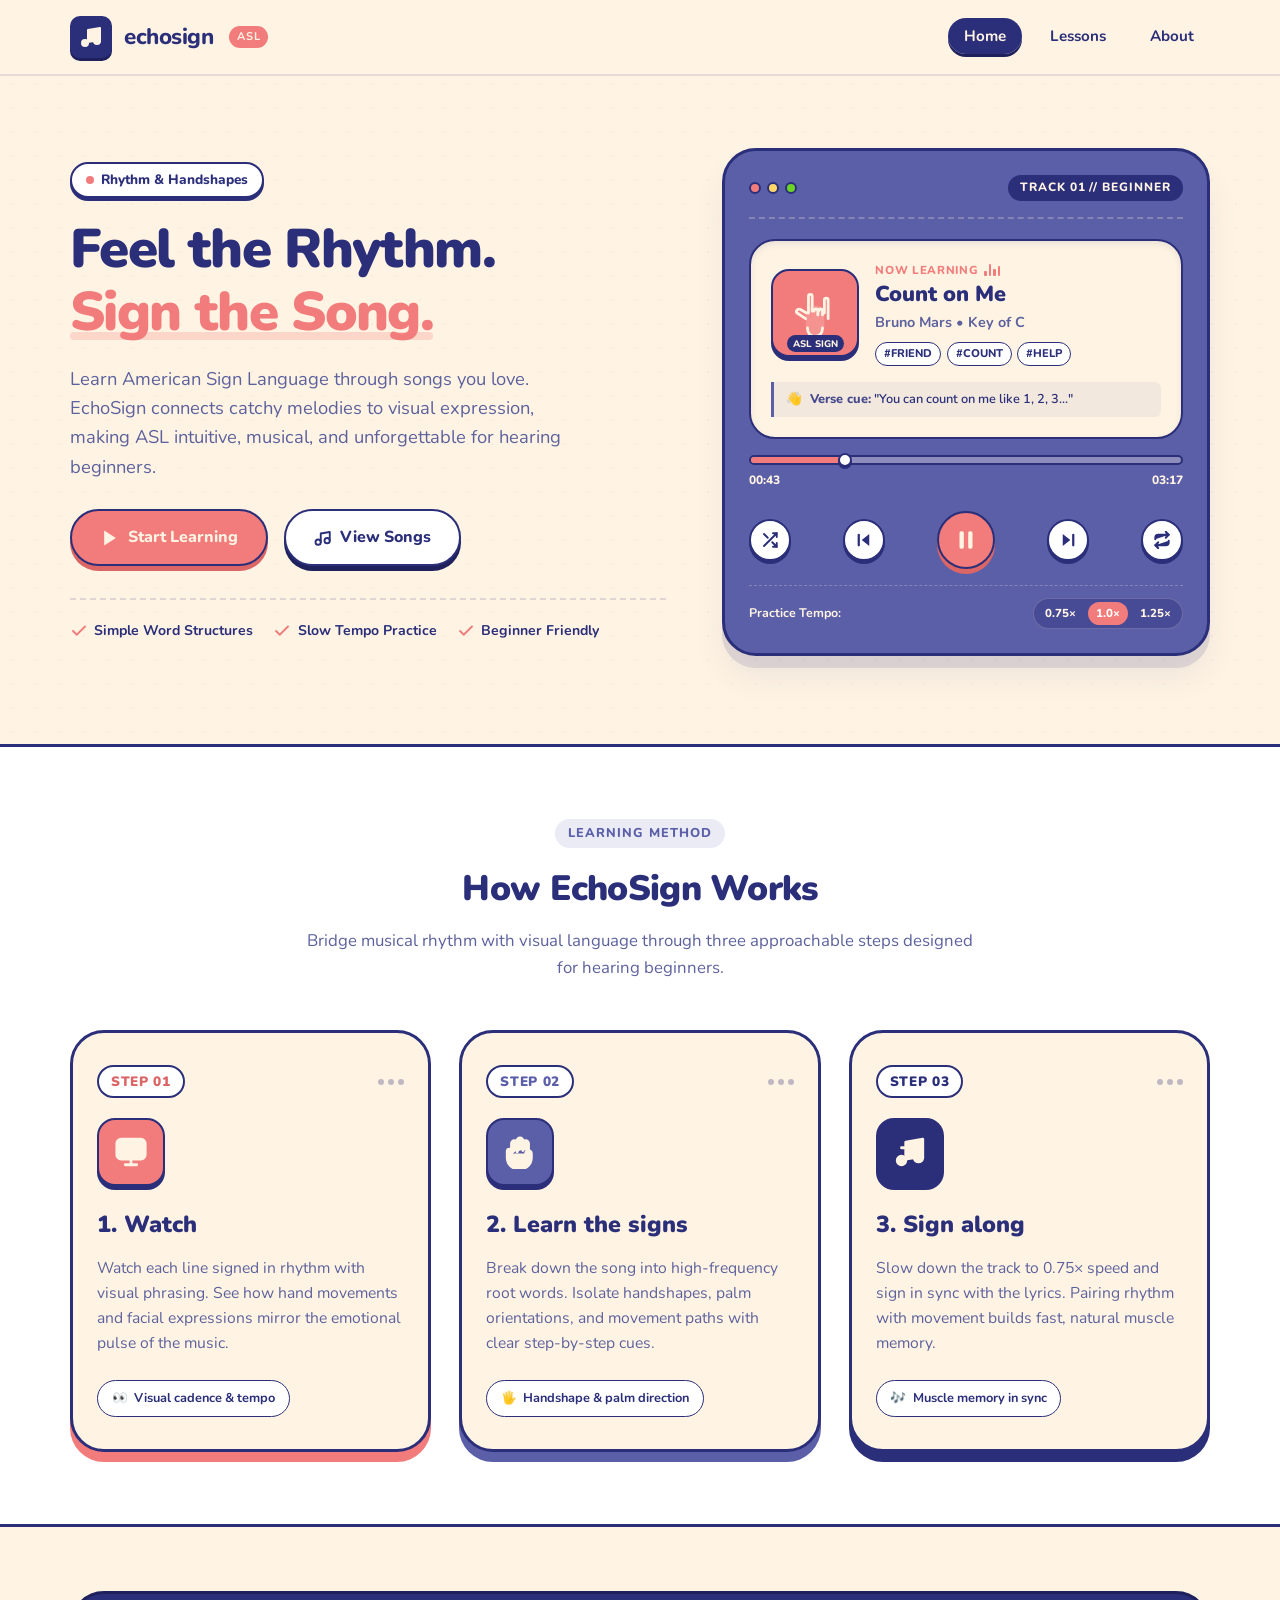
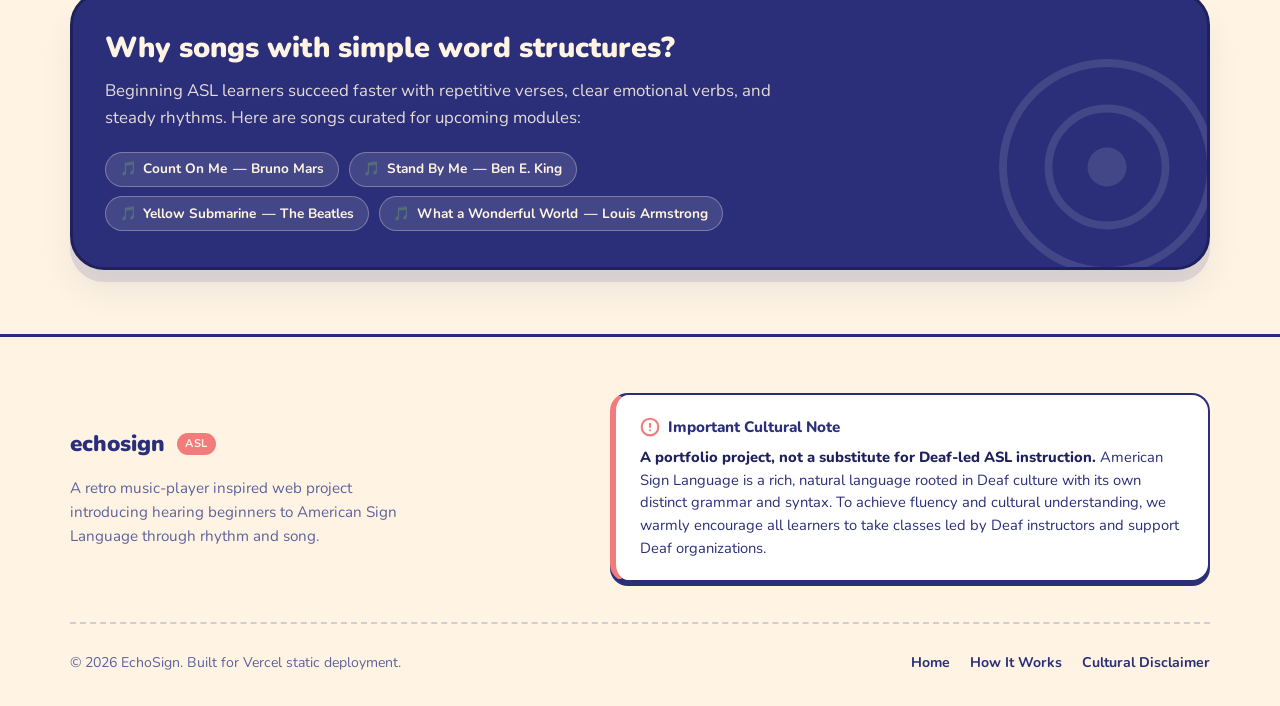
<file: index.html>
<!DOCTYPE html>
<html lang="en">
<head>
  <meta charset="UTF-8">
  <meta name="viewport" content="width=device-width, initial-scale=1.0">
  <title>EchoSign — Learn ASL Through Song</title>
  <meta name="description" content="EchoSign teaches American Sign Language to hearing beginners through popular songs with simple word structures. A retro flat music-player web experience.">
  <meta name="theme-color" content="#5B5FA8">

  <!-- Google Fonts: Nunito (Friendly, Rounded Typography) -->
  <link rel="preconnect" href="https://fonts.googleapis.com">
  <link rel="preconnect" href="https://fonts.gstatic.com" crossorigin>
  <link href="https://fonts.googleapis.com/css2?family=Nunito:wght@400;600;700;800;900&display=swap" rel="stylesheet">

  <!-- Core Stylesheet -->
  <link rel="stylesheet" href="css/style.css">
</head>
<body>

  <!-- ========================================================================
       HEADER & NAVIGATION
       Semantic header with brand logo, nav links, and accessible mobile toggle
       ======================================================================== -->
  <header class="site-header" role="banner">
    <div class="container nav-wrapper">
      <!-- Brand Logo -->
      <a href="index.html" class="brand-link" aria-label="EchoSign Home">
        <span class="brand-icon" aria-hidden="true">
          <!-- Retro cassette / signing hand hybrid icon -->
          <svg viewBox="0 0 24 24" fill="none" stroke="currentColor" stroke-width="2" stroke-linecap="round" stroke-linejoin="round">
            <path d="M9 18V5l12-2v13" />
            <circle cx="6" cy="18" r="3" />
            <circle cx="18" cy="16" r="3" />
          </svg>
        </span>
        <span>echosign</span>
        <span class="brand-badge">ASL</span>
      </a>

      <!-- Desktop Nav -->
      <nav class="site-nav" role="navigation" aria-label="Primary Navigation">
        <ul class="nav-list">
          <li><a href="index.html" class="nav-link active" aria-current="page">Home</a></li>
          <li><a href="lesson.html" class="nav-link">Lessons</a></li>
          <li><a href="#about" class="nav-link">About</a></li>
        </ul>

        <!-- Mobile Nav Toggle Hamburger -->
        <button type="button" class="nav-toggle" id="navToggle" aria-label="Toggle navigation menu" aria-expanded="false" aria-controls="mobileDrawer">
          <span class="nav-toggle-bar"></span>
          <span class="nav-toggle-bar"></span>
          <span class="nav-toggle-bar"></span>
        </button>
      </nav>
    </div>

    <!-- Mobile Drawer Menu -->
    <div class="mobile-drawer" id="mobileDrawer" role="region" aria-label="Mobile Navigation">
      <a href="index.html" class="nav-link active">Home</a>
      <a href="lesson.html" class="nav-link">Lessons</a>
      <a href="#about" class="nav-link">About</a>
    </div>
  </header>

  <!-- ========================================================================
       MAIN CONTENT
       ======================================================================== -->
  <main id="main-content">

    <!-- ----------------------------------------------------------------------
         HERO SECTION: Pitch & Decorative Retro Music-Player Card
         ---------------------------------------------------------------------- -->
    <section class="hero-section" aria-labelledby="hero-title">
      <div class="container hero-grid">
        
        <!-- Left Column: Copy & CTAs -->
        <div class="hero-content">
          <div class="tag-pill">
            <span class="tag-dot" aria-hidden="true"></span>
            <span>Rhythm & Handshapes</span>
          </div>

          <h1 id="hero-title" class="hero-title">
            Feel the Rhythm. <br>
            <span class="hero-title-accent">Sign the Song.</span>
          </h1>

          <p class="hero-pitch">
            Learn American Sign Language through songs you love. EchoSign connects catchy melodies to visual expression, making ASL intuitive, musical, and unforgettable for hearing beginners.
          </p>

          <div class="hero-actions">
            <a href="lesson.html" class="btn btn-primary" id="startLearningBtn">
              <!-- Chunky Play Icon -->
              <svg width="20" height="20" viewBox="0 0 24 24" fill="currentColor" aria-hidden="true">
                <polygon points="5 3 19 12 5 21 5 3"></polygon>
              </svg>
              <span>Start Learning</span>
            </a>

            <a href="#song-preview" class="btn btn-secondary">
              <!-- Music note icon -->
              <svg width="18" height="18" viewBox="0 0 24 24" fill="none" stroke="currentColor" stroke-width="2.5" stroke-linecap="round" stroke-linejoin="round" aria-hidden="true">
                <circle cx="5.5" cy="17.5" r="3.5"></circle>
                <circle cx="17.5" cy="15.5" r="3.5"></circle>
                <path d="M9 17.5V6l12-2v11.5"></path>
              </svg>
              <span>View Songs</span>
            </a>
          </div>

          <!-- Trust & Approach Highlights -->
          <div class="hero-perks">
            <div class="perk-item">
              <svg viewBox="0 0 24 24" fill="none" stroke="currentColor" stroke-width="2.5" stroke-linecap="round" stroke-linejoin="round" aria-hidden="true">
                <polyline points="20 6 9 17 4 12"></polyline>
              </svg>
              <span>Simple Word Structures</span>
            </div>
            <div class="perk-item">
              <svg viewBox="0 0 24 24" fill="none" stroke="currentColor" stroke-width="2.5" stroke-linecap="round" stroke-linejoin="round" aria-hidden="true">
                <polyline points="20 6 9 17 4 12"></polyline>
              </svg>
              <span>Slow Tempo Practice</span>
            </div>
            <div class="perk-item">
              <svg viewBox="0 0 24 24" fill="none" stroke="currentColor" stroke-width="2.5" stroke-linecap="round" stroke-linejoin="round" aria-hidden="true">
                <polyline points="20 6 9 17 4 12"></polyline>
              </svg>
              <span>Beginner Friendly</span>
            </div>
          </div>
        </div>

        <!-- Right Column: Decorative Retro Music-Player Card -->
        <div class="player-card-wrapper">
          <article class="music-player-card" aria-label="Interactive Music Player Demonstration">
            
            <!-- Top Gadget Header -->
            <div class="player-top-bar">
              <div class="player-window-controls" aria-hidden="true">
                <span class="window-dot close"></span>
                <span class="window-dot minimize"></span>
                <span class="window-dot expand"></span>
              </div>
              <span class="player-mode-badge">TRACK 01 // BEGINNER</span>
            </div>

            <!-- Inset Screen (Cream Card) -->
            <div class="player-screen">
              <div class="player-screen-main">
                
                <!-- Sign Language Visual Frame (Stylized Handshape in Coral Box) -->
                <div class="player-art-frame" aria-hidden="true">
                  <!-- ASL "I Love You" / "Friend" Hand Gesture Inline SVG -->
                  <svg viewBox="0 0 64 64" fill="none" xmlns="http://www.w3.org/2000/svg">
                    <!-- Palm base -->
                    <path d="M22 36C22 30 25 24 32 24C39 24 42 30 42 36V46C42 52 37 56 32 56C27 56 22 52 22 46V36Z" fill="currentColor" fill-opacity="0.2"/>
                    <!-- Thumb pointing outward -->
                    <path d="M22 38L13 32C11 30.5 13 27 16 28L23 32" stroke="currentColor" stroke-width="3" stroke-linecap="round" stroke-linejoin="round"/>
                    <!-- Index finger raised -->
                    <path d="M25 32V14C25 11.5 29 11.5 29 14V30" stroke="currentColor" stroke-width="3" stroke-linecap="round" stroke-linejoin="round"/>
                    <!-- Middle & Ring fingers folded -->
                    <path d="M31 30C31 27 35 27 35 30V34" stroke="currentColor" stroke-width="3" stroke-linecap="round"/>
                    <path d="M36 30C36 27 40 27 40 30V34" stroke="currentColor" stroke-width="3" stroke-linecap="round"/>
                    <!-- Pinky finger raised -->
                    <path d="M42 32V18C42 15.5 46 15.5 46 18V38" stroke="currentColor" stroke-width="3" stroke-linecap="round" stroke-linejoin="round"/>
                    <!-- Wrist -->
                    <path d="M24 48C24 53 27 57 32 57C37 57 40 53 40 48" stroke="currentColor" stroke-width="3" stroke-linecap="round"/>
                  </svg>
                  <span class="player-art-badge">ASL SIGN</span>
                </div>

                <!-- Song Details & Equalizer -->
                <div class="player-song-meta">
                  <div class="player-status-tag">
                    <span>NOW LEARNING</span>
                    <div class="live-equalizer" id="liveEqualizer" aria-hidden="true">
                      <span></span>
                      <span></span>
                      <span></span>
                      <span></span>
                    </div>
                  </div>

                  <h2 class="player-song-title" title="Count on Me">Count on Me</h2>
                  <p class="player-song-artist">Bruno Mars • Key of C</p>

                  <!-- Vocabulary Chips -->
                  <div class="player-vocab-chips" aria-label="Key ASL signs in this section">
                    <span class="vocab-chip">#FRIEND</span>
                    <span class="vocab-chip">#COUNT</span>
                    <span class="vocab-chip">#HELP</span>
                  </div>
                </div>
              </div>

              <!-- Lyric / Sign Guide Tip -->
              <div class="player-sign-tip">
                <span aria-hidden="true">👋</span>
                <span><strong>Verse cue:</strong> "You can count on me like 1, 2, 3..."</span>
              </div>
            </div>

            <!-- Faux Progress Bar & Timeline -->
            <div class="player-timeline-block">
              <div class="timeline-progress-track" id="playerProgressTrack" role="progressbar" aria-valuenow="42" aria-valuemin="0" aria-valuemax="197" aria-label="Song progress">
                <div class="timeline-progress-fill" id="playerProgressFill">
                  <span class="timeline-scrubber-dot" aria-hidden="true"></span>
                </div>
              </div>
              <div class="timeline-timestamps">
                <span id="playerTimeCurrent">00:42</span>
                <span id="playerTimeTotal">03:17</span>
              </div>
            </div>

            <!-- Chunky Media Playback Buttons -->
            <div class="player-controls-deck">
              <!-- Shuffle Button -->
              <button type="button" class="deck-btn" aria-label="Shuffle mode">
                <svg viewBox="0 0 24 24" fill="none" stroke="currentColor" stroke-width="2.5" stroke-linecap="round" stroke-linejoin="round" aria-hidden="true">
                  <polyline points="16 3 21 3 21 8"></polyline>
                  <line x1="4" y1="20" x2="21" y2="3"></line>
                  <polyline points="21 16 21 21 16 21"></polyline>
                  <line x1="15" y1="15" x2="21" y2="21"></line>
                  <line x1="4" y1="4" x2="9" y2="9"></line>
                </svg>
              </button>

              <!-- Skip Previous -->
              <button type="button" class="deck-btn" id="playerPrevBtn" aria-label="Restart or previous verse">
                <svg viewBox="0 0 24 24" fill="currentColor" aria-hidden="true">
                  <polygon points="19 20 9 12 19 4 19 20"></polygon>
                  <line x1="5" y1="19" x2="5" y2="5" stroke="currentColor" stroke-width="3" stroke-linecap="round"></line>
                </svg>
              </button>

              <!-- Chunky Center Play/Pause Toggle -->
              <button type="button" class="deck-btn deck-btn-play" id="playerPlayBtn" aria-label="Pause demo song">
                <!-- Pause Icon (visible when playing) -->
                <svg id="playerPauseIcon" viewBox="0 0 24 24" fill="currentColor" aria-hidden="true">
                  <rect x="6" y="4" width="4" height="16" rx="1.5"></rect>
                  <rect x="14" y="4" width="4" height="16" rx="1.5"></rect>
                </svg>
                <!-- Play Icon (visible when paused) -->
                <svg id="playerPlayIcon" style="display: none;" viewBox="0 0 24 24" fill="currentColor" aria-hidden="true">
                  <polygon points="6 3 20 12 6 21 6 3"></polygon>
                </svg>
              </button>

              <!-- Skip Next -->
              <button type="button" class="deck-btn" id="playerNextBtn" aria-label="Skip forward 15 seconds">
                <svg viewBox="0 0 24 24" fill="currentColor" aria-hidden="true">
                  <polygon points="5 4 15 12 5 20 5 4"></polygon>
                  <line x1="19" y1="5" x2="19" y2="19" stroke="currentColor" stroke-width="3" stroke-linecap="round"></line>
                </svg>
              </button>

              <!-- Repeat / Loop Verse -->
              <button type="button" class="deck-btn" aria-label="Loop current verse">
                <svg viewBox="0 0 24 24" fill="none" stroke="currentColor" stroke-width="2.5" stroke-linecap="round" stroke-linejoin="round" aria-hidden="true">
                  <polyline points="17 1 21 5 17 9"></polyline>
                  <path d="M3 11V9a4 4 0 0 1 4-4h14"></path>
                  <polyline points="7 23 3 19 7 15"></polyline>
                  <path d="M21 13v2a4 4 0 0 1-4 4H3"></path>
                </svg>
              </button>
            </div>

            <!-- Footer Strip: ASL Practice Speed Selector -->
            <div class="player-footer-strip">
              <span>Practice Tempo:</span>
              <div class="player-speed-toggle" role="group" aria-label="Playback Speed Selector">
                <button type="button" class="speed-btn" data-speed="0.75">0.75×</button>
                <button type="button" class="speed-btn is-active" data-speed="1.0">1.0×</button>
                <button type="button" class="speed-btn" data-speed="1.25">1.25×</button>
              </div>
            </div>

          </article>
        </div>

      </div>
    </section>

    <!-- ----------------------------------------------------------------------
         "HOW IT WORKS" SECTION: 3 Retro Player Cards
         ---------------------------------------------------------------------- -->
    <section class="how-it-works-section" id="how-it-works" aria-labelledby="how-it-works-title">
      <div class="container">
        
        <header class="section-header">
          <span class="section-tag">Learning Method</span>
          <h2 id="how-it-works-title" class="section-title">How EchoSign Works</h2>
          <p class="section-subtitle">
            Bridge musical rhythm with visual language through three approachable steps designed for hearing beginners.
          </p>
        </header>

        <!-- 3 Cards: Watch, Learn the signs, Sign along -->
        <div class="cards-grid">
          
          <!-- Card 1: Watch -->
          <article class="step-card step-card-coral">
            <div class="step-card-top">
              <span class="step-number-badge">STEP 01</span>
              <div class="step-retro-dots" aria-hidden="true">
                <span></span><span></span><span></span>
              </div>
            </div>

            <div class="step-icon-box" aria-hidden="true">
              <!-- Eye / Screen preview icon -->
              <svg viewBox="0 0 24 24" fill="none" stroke="currentColor" stroke-width="2" stroke-linecap="round" stroke-linejoin="round">
                <rect x="2" y="3" width="20" height="14" rx="3"></rect>
                <line x1="8" y1="21" x2="16" y2="21"></line>
                <line x1="12" y1="17" x2="12" y2="21"></line>
                <circle cx="12" cy="10" r="2.5" fill="currentColor"></circle>
              </svg>
            </div>

            <h3 class="step-card-title">1. Watch</h3>
            <p class="step-card-desc">
              Watch each line signed in rhythm with visual phrasing. See how hand movements and facial expressions mirror the emotional pulse of the music.
            </p>

            <div class="step-feature-pill">
              <span aria-hidden="true">👀</span>
              <span>Visual cadence & tempo</span>
            </div>
          </article>

          <!-- Card 2: Learn the signs -->
          <article class="step-card step-card-indigo">
            <div class="step-card-top">
              <span class="step-number-badge">STEP 02</span>
              <div class="step-retro-dots" aria-hidden="true">
                <span></span><span></span><span></span>
              </div>
            </div>

            <div class="step-icon-box" aria-hidden="true">
              <!-- Two hands / sign breakdown icon -->
              <svg viewBox="0 0 24 24" fill="none" stroke="currentColor" stroke-width="2" stroke-linecap="round" stroke-linejoin="round">
                <path d="M18 11V6a2 2 0 0 0-2-2v0a2 2 0 0 0-2 2v5"></path>
                <path d="M14 10V4a2 2 0 0 0-2-2v0a2 2 0 0 0-2 2v8"></path>
                <path d="M10 10.5V6a2 2 0 0 0-2-2v0a2 2 0 0 0-2 2v8"></path>
                <path d="M6 13v-1.5a1.5 1.5 0 0 0-3 0v4.5a8 8 0 0 0 8 8h1a8 8 0 0 0 8-8v-3a2 2 0 0 0-2-2v0a2 2 0 0 0-2 2"></path>
              </svg>
            </div>

            <h3 class="step-card-title">2. Learn the signs</h3>
            <p class="step-card-desc">
              Break down the song into high-frequency root words. Isolate handshapes, palm orientations, and movement paths with clear step-by-step cues.
            </p>

            <div class="step-feature-pill">
              <span aria-hidden="true">🖐️</span>
              <span>Handshape & palm direction</span>
            </div>
          </article>

          <!-- Card 3: Sign along -->
          <article class="step-card step-card-navy">
            <div class="step-card-top">
              <span class="step-number-badge">STEP 03</span>
              <div class="step-retro-dots" aria-hidden="true">
                <span></span><span></span><span></span>
              </div>
            </div>

            <div class="step-icon-box" aria-hidden="true">
              <!-- Music harmony / singing along icon -->
              <svg viewBox="0 0 24 24" fill="none" stroke="currentColor" stroke-width="2" stroke-linecap="round" stroke-linejoin="round">
                <path d="M9 18V5l12-2v13"></path>
                <circle cx="6" cy="18" r="3" fill="currentColor"></circle>
                <circle cx="18" cy="16" r="3" fill="currentColor"></circle>
                <path d="M6 9h12" stroke-dasharray="2 2"></path>
              </svg>
            </div>

            <h3 class="step-card-title">3. Sign along</h3>
            <p class="step-card-desc">
              Slow down the track to 0.75× speed and sign in sync with the lyrics. Pairing rhythm with movement builds fast, natural muscle memory.
            </p>

            <div class="step-feature-pill">
              <span aria-hidden="true">🎶</span>
              <span>Muscle memory in sync</span>
            </div>
          </article>

        </div>
      </div>
    </section>

    <!-- ----------------------------------------------------------------------
         BEGINNER SONG CURATION STRIP (Simple Word Structures)
         ---------------------------------------------------------------------- -->
    <section class="song-strip-section" id="song-preview" aria-labelledby="song-preview-title">
      <div class="container">
        <div class="retro-banner">
          
          <!-- Background decorative music wave SVG -->
          <div class="retro-banner-decor" aria-hidden="true">
            <svg viewBox="0 0 200 200" fill="currentColor">
              <circle cx="100" cy="100" r="80" stroke="currentColor" stroke-width="6" fill="none"/>
              <circle cx="100" cy="100" r="45" stroke="currentColor" stroke-width="6" fill="none"/>
              <circle cx="100" cy="100" r="15"/>
            </svg>
          </div>

          <div class="banner-content">
            <h2 id="song-preview-title" class="banner-title">
              Why songs with simple word structures?
            </h2>
            <p class="banner-desc">
              Beginning ASL learners succeed faster with repetitive verses, clear emotional verbs, and steady rhythms. Here are songs curated for upcoming modules:
            </p>

            <div class="banner-chips">
              <span class="song-chip">🎵 <strong>Count On Me</strong> — Bruno Mars</span>
              <span class="song-chip">🎵 <strong>Stand By Me</strong> — Ben E. King</span>
              <span class="song-chip">🎵 <strong>Yellow Submarine</strong> — The Beatles</span>
              <span class="song-chip">🎵 <strong>What a Wonderful World</strong> — Louis Armstrong</span>
            </div>
          </div>

        </div>
      </div>
    </section>

  </main>

  <!-- ========================================================================
       FOOTER & DEAF EDUCATION NOTE
       ======================================================================== -->
  <footer class="site-footer" id="about" role="contentinfo">
    <div class="container">
      
      <div class="footer-top">
        <!-- Brand Info -->
        <div class="footer-brand">
          <div class="footer-brand-title">
            <span>echosign</span>
            <span class="brand-badge">ASL</span>
          </div>
          <p class="footer-brand-desc">
            A retro music-player inspired web project introducing hearing beginners to American Sign Language through rhythm and song.
          </p>
        </div>

        <!-- Mandatory Deaf Instruction Note -->
        <div class="deaf-notice-card" role="note" aria-label="Educational Disclaimer">
          <div class="notice-header">
            <!-- Warning / Info Icon -->
            <svg viewBox="0 0 24 24" fill="none" stroke="currentColor" stroke-width="2.5" stroke-linecap="round" stroke-linejoin="round" aria-hidden="true">
              <circle cx="12" cy="12" r="10"></circle>
              <line x1="12" y1="8" x2="12" y2="12"></line>
              <line x1="12" y1="16" x2="12.01" y2="16"></line>
            </svg>
            <span>Important Cultural Note</span>
          </div>
          <p>
            <strong>A portfolio project, not a substitute for Deaf-led ASL instruction.</strong>
            American Sign Language is a rich, natural language rooted in Deaf culture with its own distinct grammar and syntax. To achieve fluency and cultural understanding, we warmly encourage all learners to take classes led by Deaf instructors and support Deaf organizations.
          </p>
        </div>
      </div>

      <!-- Footer Bottom Links -->
      <div class="footer-bottom">
        <p>&copy; 2026 EchoSign. Built for Vercel static deployment.</p>
        <ul class="footer-links">
          <li><a href="index.html">Home</a></li>
          <li><a href="#how-it-works">How It Works</a></li>
          <li><a href="#about">Cultural Disclaimer</a></li>
        </ul>
      </div>

    </div>
  </footer>

  <!-- Main JavaScript File -->
  <script src="js/main.js"></script>
</body>
</html>
</file>
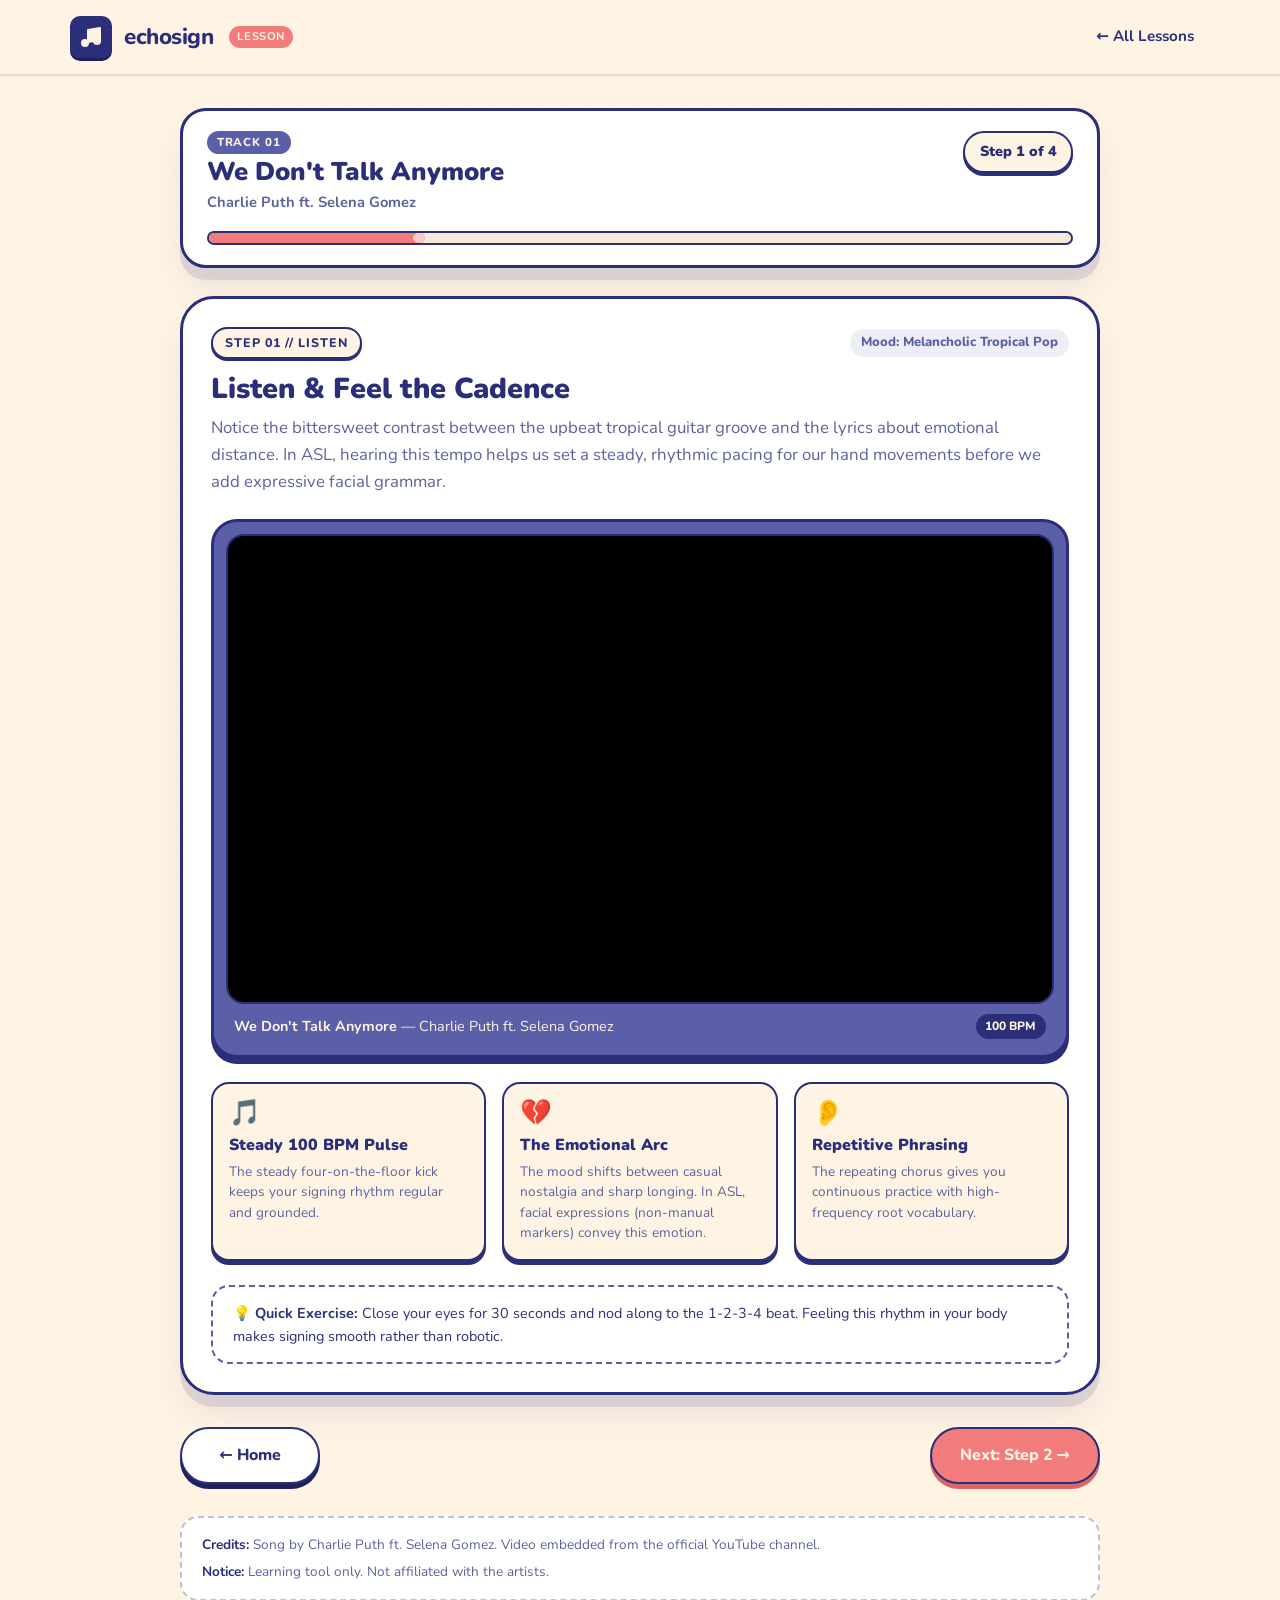
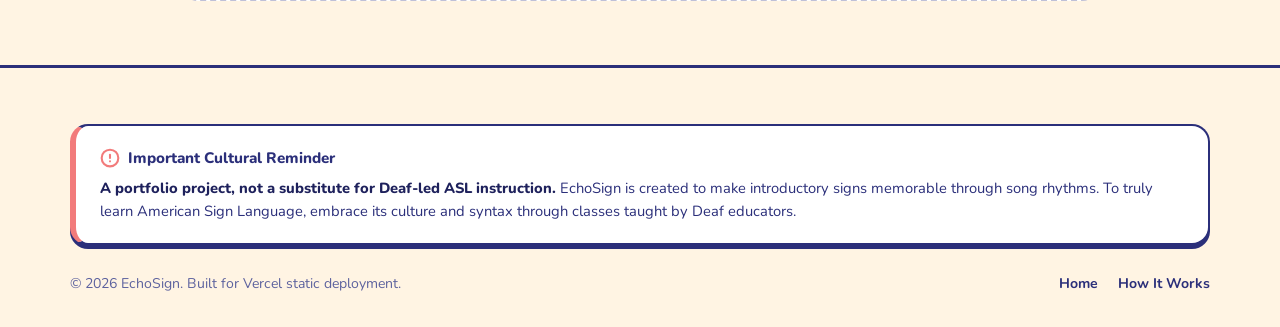
<file: lesson.html>
<!DOCTYPE html>
<html lang="en">
<head>
  <meta charset="UTF-8">
  <meta name="viewport" content="width=device-width, initial-scale=1.0">
  <title>Lesson: We Don't Talk Anymore — EchoSign ASL</title>
  <meta name="description" content="Learn American Sign Language through the song 'We Don't Talk Anymore' by Charlie Puth ft. Selena Gomez. A 4-step guided ASL lesson for beginners.">
  <meta name="theme-color" content="#5B5FA8">

  <!-- Google Fonts: Nunito -->
  <link rel="preconnect" href="https://fonts.googleapis.com">
  <link rel="preconnect" href="https://fonts.gstatic.com" crossorigin>
  <link href="https://fonts.googleapis.com/css2?family=Nunito:wght@400;600;700;800;900&display=swap" rel="stylesheet">

  <!-- Shared & Lesson Stylesheets -->
  <link rel="stylesheet" href="css/style.css">
</head>
<body class="lesson-page-body">

  <!-- ========================================================================
       SITE HEADER & QUICK NAVIGATION
       ======================================================================== -->
  <header class="site-header" role="banner">
    <div class="container nav-wrapper">
      <!-- Brand Logo -->
      <a href="index.html" class="brand-link" aria-label="Return to EchoSign Home">
        <span class="brand-icon" aria-hidden="true">
          <svg viewBox="0 0 24 24" fill="none" stroke="currentColor" stroke-width="2" stroke-linecap="round" stroke-linejoin="round">
            <path d="M9 18V5l12-2v13" />
            <circle cx="6" cy="18" r="3" />
            <circle cx="18" cy="16" r="3" />
          </svg>
        </span>
        <span>echosign</span>
        <span class="brand-badge">LESSON</span>
      </a>

      <!-- Direct Navigation -->
      <nav class="site-nav" role="navigation" aria-label="Lesson Navigation">
        <ul class="nav-list" style="display: flex;">
          <li><a href="index.html" class="nav-link">← All Lessons</a></li>
        </ul>
      </nav>
    </div>
  </header>

  <!-- ========================================================================
       MAIN LESSON EXPERIENCE (4-STEP GUIDED FLOW)
       ======================================================================== -->
  <main id="main-content" class="container lesson-main-layout">
    
    <!-- Top Stepper Progress Hub -->
    <header class="lesson-stepper-header" aria-label="Lesson Progress">
      <div class="stepper-top-row">
        <div class="song-header-meta">
          <span class="badge-track-pill">Track 01</span>
          <h1 class="lesson-song-headline">We Don't Talk Anymore</h1>
          <p class="lesson-song-sub">Charlie Puth ft. Selena Gomez</p>
        </div>

        <div class="stepper-counter-box">
          <span class="step-counter-label" id="stepIndicatorText">Step 1 of 4</span>
        </div>
      </div>

      <!-- Chunky Progress Bar Track -->
      <div class="stepper-progress-track" role="progressbar" aria-valuemin="1" aria-valuemax="4" aria-valuenow="1" aria-label="Lesson progression">
        <div class="stepper-progress-fill" id="lessonProgressFill">
          <span class="stepper-dot-glow"></span>
        </div>
      </div>
    </header>

    <!-- Dynamic Container: Step Content Rendered Entirely From js/lessons.js -->
    <div id="lessonStepContainer" class="lesson-dynamic-viewport" role="region" aria-live="polite">
      <!-- Content populated dynamically by LessonController in js/lessons.js -->
    </div>

    <!-- Stepper Navigation Action Deck (Back / Next) -->
    <nav class="stepper-actions-bar" aria-label="Step Controls">
      <button type="button" class="btn btn-secondary stepper-btn" id="btnLessonBack" aria-label="Previous step">
        ← Home
      </button>

      <button type="button" class="btn btn-primary stepper-btn" id="btnLessonNext" aria-label="Next step">
        Next: Step 2 →
      </button>
    </nav>

    <!-- Song Credits & Legal Notices Box -->
    <aside class="lesson-credits-card" id="lessonCreditsBox" aria-label="Song Credits and Disclaimers">
      <!-- Populated from LESSON_CONFIG.song in js/lessons.js -->
    </aside>

  </main>

  <!-- ========================================================================
       FOOTER & DEAF INSTRUCTION NOTICE
       ======================================================================== -->
  <footer class="site-footer" role="contentinfo">
    <div class="container">
      <div class="deaf-notice-card" role="note" aria-label="Educational Disclaimer">
        <div class="notice-header">
          <svg viewBox="0 0 24 24" fill="none" stroke="currentColor" stroke-width="2.5" stroke-linecap="round" stroke-linejoin="round" aria-hidden="true">
            <circle cx="12" cy="12" r="10"></circle>
            <line x1="12" y1="8" x2="12" y2="12"></line>
            <line x1="12" y1="16" x2="12.01" y2="16"></line>
          </svg>
          <span>Important Cultural Reminder</span>
        </div>
        <p>
          <strong>A portfolio project, not a substitute for Deaf-led ASL instruction.</strong>
          EchoSign is created to make introductory signs memorable through song rhythms. To truly learn American Sign Language, embrace its culture and syntax through classes taught by Deaf educators.
        </p>
      </div>

      <div class="footer-bottom">
        <p>&copy; 2026 EchoSign. Built for Vercel static deployment.</p>
        <ul class="footer-links">
          <li><a href="index.html">Home</a></li>
          <li><a href="index.html#how-it-works">How It Works</a></li>
        </ul>
      </div>
    </div>
  </footer>

  <!-- Lesson Data & Controller Script -->
  <script src="js/lessons.js"></script>
</body>
</html>
</file>
<file: css/style.css>
/* ==========================================================================
   ECHOSIGN - STYLESHEET
   Retro Flat Music-Player Aesthetic for ASL Learning
   ========================================================================== */

/* --------------------------------------------------------------------------
   1. Design System & CSS Variables
   -------------------------------------------------------------------------- */
:root {
  /* Core Required Palette */
  --color-coral: #F27B7B;
  --color-indigo: #5B5FA8;
  --color-navy: #2B2F7A;
  --color-cream: #FFF4E3;

  /* Harmonious Extended Tones */
  --color-coral-dark: #DC6565;
  --color-coral-light: #FF9B9B;
  --color-indigo-dark: #464A8D;
  --color-indigo-light: #7E82C8;
  --color-navy-dark: #1E215C;
  --color-cream-card: #FFFFFF;
  --color-cream-tint: #F7EBD8;
  
  /* Text & Border Colors */
  --color-text-navy: #2B2F7A;
  --color-text-muted: #5D629E;
  --color-text-white: #FFFFFF;
  --color-border-subtle: rgba(43, 47, 122, 0.12);

  /* Typography */
  --font-heading: 'Nunito', system-ui, -apple-system, sans-serif;
  --font-body: 'Nunito', system-ui, -apple-system, sans-serif;

  /* Corner Radii (Matching rounded retro device cards) */
  --radius-xs: 6px;
  --radius-sm: 10px;
  --radius-md: 18px;
  --radius-lg: 26px;
  --radius-xl: 34px;
  --radius-pill: 9999px;

  /* Tactile Retro Drop Shadows */
  --shadow-card: 0 12px 0 rgba(43, 47, 122, 0.12), 0 22px 30px rgba(43, 47, 122, 0.08);
  --shadow-chunky-navy: 0 5px 0 var(--color-navy-dark);
  --shadow-chunky-coral: 0 5px 0 var(--color-coral-dark);
  --shadow-chunky-indigo: 0 5px 0 var(--color-navy);
  --shadow-soft: 0 6px 18px rgba(43, 47, 122, 0.08);

  /* Transitions */
  --transition-fast: 0.18s cubic-bezier(0.2, 0.8, 0.2, 1);
  --transition-normal: 0.28s cubic-bezier(0.2, 0.8, 0.2, 1);
}

/* --------------------------------------------------------------------------
   2. Reset & Base Typography
   -------------------------------------------------------------------------- */
*, *::before, *::after {
  box-sizing: border-box;
  margin: 0;
  padding: 0;
}

html {
  font-size: 16px;
  scroll-behavior: smooth;
}

body {
  font-family: var(--font-body);
  background-color: var(--color-cream);
  color: var(--color-text-navy);
  line-height: 1.6;
  min-height: 100vh;
  display: flex;
  flex-direction: column;
  overflow-x: hidden;
  position: relative;
}

/* Subtle background retro dot grid */
body::before {
  content: "";
  position: fixed;
  inset: 0;
  background-image: radial-gradient(var(--color-navy) 0.75px, transparent 0.75px);
  background-size: 24px 24px;
  opacity: 0.04;
  pointer-events: none;
  z-index: 0;
}

/* Accessible visible focus outlines */
:focus-visible {
  outline: 3px solid var(--color-coral);
  outline-offset: 3px;
  border-radius: var(--radius-xs);
}

img, svg {
  display: block;
  max-width: 100%;
}

button, input {
  font: inherit;
}

a {
  color: inherit;
  text-decoration: none;
}

/* --------------------------------------------------------------------------
   3. Layout Utilities
   -------------------------------------------------------------------------- */
.container {
  width: 100%;
  max-width: 1180px;
  margin-left: auto;
  margin-right: auto;
  padding-left: 1.25rem;
  padding-right: 1.25rem;
  position: relative;
  z-index: 1;
}

/* --------------------------------------------------------------------------
   4. Header & Navigation
   -------------------------------------------------------------------------- */
.site-header {
  position: sticky;
  top: 0;
  z-index: 100;
  background-color: rgba(255, 244, 227, 0.94);
  backdrop-filter: blur(12px);
  -webkit-backdrop-filter: blur(12px);
  border-bottom: 2px solid var(--color-border-subtle);
  padding: 1rem 0;
  transition: padding var(--transition-fast);
}

.nav-wrapper {
  display: flex;
  align-items: center;
  justify-content: space-between;
}

/* Brand Logo */
.brand-link {
  display: flex;
  align-items: center;
  gap: 0.75rem;
  text-decoration: none;
  font-weight: 800;
  font-size: 1.4rem;
  letter-spacing: -0.02em;
  color: var(--color-navy);
}

.brand-icon {
  width: 42px;
  height: 42px;
  background: var(--color-navy);
  border-radius: var(--radius-sm);
  display: flex;
  align-items: center;
  justify-content: center;
  color: var(--color-cream);
  box-shadow: 0 3px 0 var(--color-navy-dark);
  flex-shrink: 0;
}

.brand-icon svg {
  width: 24px;
  height: 24px;
  fill: currentColor;
}

.brand-badge {
  font-size: 0.7rem;
  font-weight: 700;
  text-transform: uppercase;
  background: var(--color-coral);
  color: var(--color-cream);
  padding: 0.15rem 0.5rem;
  border-radius: var(--radius-pill);
  margin-left: 0.25rem;
  letter-spacing: 0.05em;
  vertical-align: middle;
}

/* Nav Links */
.site-nav {
  display: flex;
  align-items: center;
}

.nav-list {
  display: none; /* Hidden on mobile; shown via hamburger or on tablet+ */
  list-style: none;
  gap: 0.75rem;
  align-items: center;
}

.nav-link {
  font-weight: 700;
  font-size: 0.95rem;
  color: var(--color-navy);
  padding: 0.5rem 1rem;
  border-radius: var(--radius-pill);
  transition: all var(--transition-fast);
}

.nav-link:hover {
  background-color: rgba(91, 95, 168, 0.1);
  color: var(--color-indigo);
}

.nav-link.active {
  background-color: var(--color-navy);
  color: var(--color-cream);
  box-shadow: 0 3px 0 var(--color-navy-dark);
}

/* Mobile Nav Toggle Button */
.nav-toggle {
  display: flex;
  flex-direction: column;
  justify-content: center;
  align-items: center;
  gap: 5px;
  width: 42px;
  height: 42px;
  background: #FFFFFF;
  border: 2px solid var(--color-navy);
  border-radius: var(--radius-sm);
  cursor: pointer;
  box-shadow: 0 3px 0 var(--color-navy);
  transition: transform var(--transition-fast);
}

.nav-toggle:active {
  transform: translateY(2px);
  box-shadow: 0 1px 0 var(--color-navy);
}

.nav-toggle-bar {
  width: 20px;
  height: 2.5px;
  background-color: var(--color-navy);
  border-radius: 2px;
  transition: all var(--transition-fast);
}

/* Mobile Menu Overlay Drawer */
.mobile-drawer {
  position: absolute;
  top: 100%;
  left: 0;
  right: 0;
  background: var(--color-cream);
  border-bottom: 3px solid var(--color-navy);
  padding: 1.5rem 1.25rem;
  box-shadow: 0 15px 30px rgba(43, 47, 122, 0.15);
  display: none;
  flex-direction: column;
  gap: 1rem;
}

.mobile-drawer.is-open {
  display: flex;
}

.mobile-drawer .nav-link {
  font-size: 1.1rem;
  padding: 0.75rem 1rem;
  text-align: center;
}

/* --------------------------------------------------------------------------
   5. Buttons (Chunky Retro Style)
   -------------------------------------------------------------------------- */
.btn {
  display: inline-flex;
  align-items: center;
  justify-content: center;
  gap: 0.5rem;
  font-weight: 800;
  font-size: 1rem;
  padding: 0.85rem 1.75rem;
  border-radius: var(--radius-pill);
  border: 2px solid var(--color-navy);
  cursor: pointer;
  transition: all var(--transition-fast);
  text-decoration: none;
  white-space: nowrap;
}

.btn-primary {
  background-color: var(--color-coral);
  color: var(--color-cream);
  box-shadow: var(--shadow-chunky-coral);
}

.btn-primary:hover {
  background-color: var(--color-coral-light);
  transform: translateY(-2px);
  box-shadow: 0 7px 0 var(--color-coral-dark);
}

.btn-primary:active {
  transform: translateY(3px);
  box-shadow: 0 2px 0 var(--color-coral-dark);
}

.btn-secondary {
  background-color: #FFFFFF;
  color: var(--color-navy);
  box-shadow: var(--shadow-chunky-navy);
}

.btn-secondary:hover {
  background-color: var(--color-cream-tint);
  transform: translateY(-2px);
  box-shadow: 0 7px 0 var(--color-navy);
}

.btn-secondary:active {
  transform: translateY(3px);
  box-shadow: 0 2px 0 var(--color-navy);
}

/* Small retro icon button */
.btn-icon {
  width: 44px;
  height: 44px;
  padding: 0;
  border-radius: 50%;
  display: inline-flex;
  align-items: center;
  justify-content: center;
}

/* --------------------------------------------------------------------------
   6. Hero Section
   -------------------------------------------------------------------------- */
.hero-section {
  padding: 3rem 0 4rem;
}

.hero-grid {
  display: grid;
  grid-template-columns: 1fr;
  gap: 2.5rem;
  align-items: center;
}

.hero-content {
  display: flex;
  flex-direction: column;
  gap: 1.25rem;
}

/* Retro Pill Tag */
.tag-pill {
  display: inline-flex;
  align-items: center;
  gap: 0.4rem;
  background-color: #FFFFFF;
  border: 2px solid var(--color-navy);
  border-radius: var(--radius-pill);
  padding: 0.35rem 0.9rem;
  font-size: 0.85rem;
  font-weight: 800;
  color: var(--color-navy);
  box-shadow: 0 3px 0 var(--color-navy);
  width: fit-content;
}

.tag-pill .tag-dot {
  width: 8px;
  height: 8px;
  background-color: var(--color-coral);
  border-radius: 50%;
  animation: pulse-dot 1.8s infinite;
}

@keyframes pulse-dot {
  0%, 100% { transform: scale(1); opacity: 1; }
  50% { transform: scale(1.3); opacity: 0.6; }
}

.hero-title {
  font-size: 2.4rem;
  line-height: 1.15;
  font-weight: 900;
  color: var(--color-navy);
  letter-spacing: -0.03em;
}

.hero-title-accent {
  color: var(--color-coral);
  position: relative;
  display: inline-block;
}

.hero-title-accent::after {
  content: "";
  position: absolute;
  left: 0;
  bottom: 4px;
  width: 100%;
  height: 8px;
  background: var(--color-coral);
  opacity: 0.25;
  border-radius: 4px;
  z-index: -1;
}

.hero-pitch {
  font-size: 1.15rem;
  line-height: 1.6;
  color: var(--color-text-muted);
  max-width: 520px;
}

.hero-actions {
  display: flex;
  flex-wrap: wrap;
  gap: 1rem;
  margin-top: 0.5rem;
}

/* Trust / Feature Micro-Pills */
.hero-perks {
  display: flex;
  flex-wrap: wrap;
  gap: 1.25rem;
  margin-top: 0.75rem;
  padding-top: 1.25rem;
  border-top: 2px dashed rgba(43, 47, 122, 0.15);
}

.perk-item {
  display: flex;
  align-items: center;
  gap: 0.4rem;
  font-size: 0.88rem;
  font-weight: 700;
  color: var(--color-navy);
}

.perk-item svg {
  color: var(--color-coral);
  width: 18px;
  height: 18px;
}

/* --------------------------------------------------------------------------
   7. Decorative Music-Player Card ("Now Learning")
   Inspired by Reference UI Layouts (Image 1):
   - Rounded gadget frame
   - Top status bar with window controls
   - Media window with hand gesture & sound wave visualization
   - Chunky media playback buttons & interactive fake progress bar
   -------------------------------------------------------------------------- */
.player-card-wrapper {
  perspective: 1000px;
}

.music-player-card {
  background-color: var(--color-indigo);
  border: 3px solid var(--color-navy);
  border-radius: var(--radius-xl);
  padding: 1.5rem;
  color: var(--color-cream);
  box-shadow: var(--shadow-card);
  position: relative;
  overflow: hidden;
  transition: transform var(--transition-normal);
}

.music-player-card:hover {
  transform: translateY(-4px);
}

/* Top Gadget Status Bar */
.player-top-bar {
  display: flex;
  align-items: center;
  justify-content: space-between;
  padding-bottom: 1rem;
  border-bottom: 2px dashed rgba(255, 244, 227, 0.25);
  margin-bottom: 1.25rem;
}

.player-window-controls {
  display: flex;
  gap: 6px;
}

.window-dot {
  width: 12px;
  height: 12px;
  border-radius: 50%;
  border: 2px solid var(--color-navy);
}

.window-dot.close { background-color: var(--color-coral); }
.window-dot.minimize { background-color: #FED766; }
.window-dot.expand { background-color: #6BD425; }

.player-mode-badge {
  font-size: 0.75rem;
  font-weight: 800;
  letter-spacing: 0.08em;
  text-transform: uppercase;
  background: var(--color-navy);
  color: var(--color-cream);
  padding: 0.2rem 0.75rem;
  border-radius: var(--radius-pill);
}

/* Player Display Screen (Cream Card Inset) */
.player-screen {
  background-color: var(--color-cream);
  color: var(--color-navy);
  border: 2px solid var(--color-navy);
  border-radius: var(--radius-lg);
  padding: 1.25rem;
  box-shadow: inset 0 3px 6px rgba(43, 47, 122, 0.1);
  display: flex;
  flex-direction: column;
  gap: 1rem;
}

/* Display Upper: Song Info & Animated Sign Artwork */
.player-screen-main {
  display: flex;
  gap: 1rem;
  align-items: center;
}

/* Sign Language Visual Frame */
.player-art-frame {
  width: 88px;
  height: 88px;
  background-color: var(--color-coral);
  border: 2px solid var(--color-navy);
  border-radius: var(--radius-md);
  box-shadow: 0 4px 0 var(--color-navy);
  display: flex;
  align-items: center;
  justify-content: center;
  flex-shrink: 0;
  position: relative;
  overflow: hidden;
}

.player-art-frame svg {
  width: 60px;
  height: 60px;
  color: var(--color-cream);
  transition: transform var(--transition-normal);
}

.player-art-frame:hover svg {
  transform: scale(1.1) rotate(5deg);
}

.player-art-badge {
  position: absolute;
  bottom: 3px;
  font-size: 0.6rem;
  font-weight: 800;
  background: var(--color-navy);
  color: var(--color-cream);
  padding: 1px 6px;
  border-radius: var(--radius-pill);
}

/* Song Meta */
.player-song-meta {
  flex: 1;
  min-width: 0;
}

.player-status-tag {
  font-size: 0.72rem;
  font-weight: 800;
  color: var(--color-coral);
  text-transform: uppercase;
  letter-spacing: 0.06em;
  display: flex;
  align-items: center;
  gap: 6px;
}

/* Live Equalizer Bars */
.live-equalizer {
  display: inline-flex;
  align-items: flex-end;
  gap: 2px;
  height: 12px;
}

.live-equalizer span {
  width: 2.5px;
  background-color: var(--color-coral);
  border-radius: 1px;
  animation: eq-bounce 1s ease-in-out infinite alternate;
}

.live-equalizer span:nth-child(1) { height: 40%; animation-delay: 0.1s; }
.live-equalizer span:nth-child(2) { height: 100%; animation-delay: 0.3s; }
.live-equalizer span:nth-child(3) { height: 60%; animation-delay: 0.2s; }
.live-equalizer span:nth-child(4) { height: 85%; animation-delay: 0.4s; }

.live-equalizer.is-paused span {
  animation-play-state: paused;
}

@keyframes eq-bounce {
  0% { height: 25%; }
  100% { height: 100%; }
}

.player-song-title {
  font-size: 1.35rem;
  font-weight: 900;
  line-height: 1.2;
  margin: 0.2rem 0;
  color: var(--color-navy);
  white-space: nowrap;
  overflow: hidden;
  text-overflow: ellipsis;
}

.player-song-artist {
  font-size: 0.9rem;
  font-weight: 700;
  color: var(--color-text-muted);
}

/* Key ASL vocabulary pills on the screen */
.player-vocab-chips {
  display: flex;
  flex-wrap: wrap;
  gap: 0.35rem;
  margin-top: 0.45rem;
}

.vocab-chip {
  font-size: 0.7rem;
  font-weight: 800;
  background-color: #FFFFFF;
  border: 1px solid var(--color-navy);
  border-radius: var(--radius-pill);
  padding: 0.15rem 0.5rem;
  color: var(--color-navy);
}

/* Sign Tip strip inside screen */
.player-sign-tip {
  background-color: rgba(91, 95, 168, 0.08);
  border-left: 3px solid var(--color-indigo);
  padding: 0.45rem 0.75rem;
  border-radius: 0 var(--radius-xs) var(--radius-xs) 0;
  font-size: 0.8rem;
  font-weight: 600;
  color: var(--color-navy);
  display: flex;
  align-items: center;
  gap: 0.5rem;
}

.player-sign-tip strong {
  font-weight: 800;
  color: var(--color-indigo-dark);
}

/* Timeline & Fake Progress Bar */
.player-timeline-block {
  margin-top: 1rem;
}

.timeline-progress-track {
  width: 100%;
  height: 10px;
  background: rgba(255, 244, 227, 0.3);
  border: 2px solid var(--color-navy);
  border-radius: var(--radius-pill);
  position: relative;
  cursor: pointer;
  overflow: visible;
}

.timeline-progress-fill {
  width: 38%;
  height: 100%;
  background: var(--color-coral);
  border-radius: var(--radius-pill);
  position: relative;
  transition: width 0.1s linear;
}

/* Scrubber Thumb */
.timeline-scrubber-dot {
  position: absolute;
  right: -7px;
  top: -4px;
  width: 14px;
  height: 14px;
  background: #FFFFFF;
  border: 2px solid var(--color-navy);
  border-radius: 50%;
  box-shadow: 0 2px 0 var(--color-navy);
}

.timeline-timestamps {
  display: flex;
  justify-content: space-between;
  font-size: 0.75rem;
  font-weight: 800;
  color: var(--color-cream);
  margin-top: 0.4rem;
  font-variant-numeric: tabular-nums;
}

/* Player Chunk Buttons Deck */
.player-controls-deck {
  display: flex;
  align-items: center;
  justify-content: space-between;
  margin-top: 1.25rem;
}

.deck-btn {
  background: #FFFFFF;
  color: var(--color-navy);
  border: 2px solid var(--color-navy);
  border-radius: 50%;
  width: 42px;
  height: 42px;
  display: inline-flex;
  align-items: center;
  justify-content: center;
  cursor: pointer;
  box-shadow: 0 3px 0 var(--color-navy);
  transition: all var(--transition-fast);
}

.deck-btn svg {
  width: 18px;
  height: 18px;
  fill: currentColor;
}

.deck-btn:hover {
  background: var(--color-cream-tint);
  transform: translateY(-2px);
  box-shadow: 0 5px 0 var(--color-navy);
}

.deck-btn:active {
  transform: translateY(2px);
  box-shadow: 0 1px 0 var(--color-navy);
}

/* Chunky Big Center Play Button */
.deck-btn-play {
  width: 58px;
  height: 58px;
  background-color: var(--color-coral);
  color: var(--color-cream);
  box-shadow: var(--shadow-chunky-coral);
}

.deck-btn-play svg {
  width: 26px;
  height: 26px;
}

.deck-btn-play:hover {
  background-color: var(--color-coral-light);
  box-shadow: 0 7px 0 var(--color-coral-dark);
}

.deck-btn-play:active {
  transform: translateY(3px);
  box-shadow: 0 2px 0 var(--color-coral-dark);
}

/* Bottom Player Extra Strip: Speed & Sign Mode */
.player-footer-strip {
  display: flex;
  align-items: center;
  justify-content: space-between;
  margin-top: 1rem;
  padding-top: 0.75rem;
  border-top: 1px dashed rgba(255, 244, 227, 0.25);
  font-size: 0.78rem;
  font-weight: 700;
}

.player-speed-toggle {
  display: flex;
  align-items: center;
  gap: 0.25rem;
  background: rgba(43, 47, 122, 0.4);
  padding: 0.2rem;
  border-radius: var(--radius-pill);
  border: 1px solid rgba(255, 244, 227, 0.2);
}

.speed-btn {
  background: transparent;
  border: none;
  color: var(--color-cream);
  font-size: 0.72rem;
  font-weight: 800;
  padding: 0.15rem 0.5rem;
  border-radius: var(--radius-pill);
  cursor: pointer;
  transition: all var(--transition-fast);
}

.speed-btn.is-active {
  background: var(--color-coral);
  color: #FFFFFF;
}

/* --------------------------------------------------------------------------
   8. "How It Works" Section
   -------------------------------------------------------------------------- */
.how-it-works-section {
  padding: 4.5rem 0;
  background-color: #FFFFFF;
  border-top: 3px solid var(--color-navy);
  border-bottom: 3px solid var(--color-navy);
  position: relative;
}

.section-header {
  text-align: center;
  max-width: 680px;
  margin: 0 auto 3rem;
}

.section-tag {
  display: inline-block;
  font-size: 0.8rem;
  font-weight: 800;
  letter-spacing: 0.08em;
  text-transform: uppercase;
  color: var(--color-indigo);
  background: rgba(91, 95, 168, 0.12);
  padding: 0.25rem 0.8rem;
  border-radius: var(--radius-pill);
  margin-bottom: 0.75rem;
}

.section-title {
  font-size: 2.2rem;
  font-weight: 900;
  color: var(--color-navy);
  letter-spacing: -0.02em;
  margin-bottom: 0.75rem;
}

.section-subtitle {
  font-size: 1.05rem;
  color: var(--color-text-muted);
}

/* 3 Cards Grid - Retro Music-Player / Tape Aesthetic */
.cards-grid {
  display: grid;
  grid-template-columns: 1fr;
  gap: 1.75rem;
}

.step-card {
  border: 3px solid var(--color-navy);
  border-radius: var(--radius-xl);
  padding: 2rem 1.5rem;
  position: relative;
  transition: all var(--transition-normal);
  display: flex;
  flex-direction: column;
}

.step-card:hover {
  transform: translateY(-6px);
}

/* Card 1: Coral Accent */
.step-card-coral {
  background-color: var(--color-cream);
  box-shadow: 0 10px 0 var(--color-coral);
}

/* Card 2: Indigo Accent */
.step-card-indigo {
  background-color: var(--color-cream);
  box-shadow: 0 10px 0 var(--color-indigo);
}

/* Card 3: Deep Navy Accent */
.step-card-navy {
  background-color: var(--color-cream);
  box-shadow: 0 10px 0 var(--color-navy);
}

/* Retro Step Header Bar with faux screw / window dots */
.step-card-top {
  display: flex;
  align-items: center;
  justify-content: space-between;
  margin-bottom: 1.25rem;
}

.step-number-badge {
  font-weight: 900;
  font-size: 0.85rem;
  letter-spacing: 0.05em;
  padding: 0.25rem 0.75rem;
  border-radius: var(--radius-pill);
  border: 2px solid var(--color-navy);
  background: #FFFFFF;
}

.step-card-coral .step-number-badge {
  color: var(--color-coral-dark);
}
.step-card-indigo .step-number-badge {
  color: var(--color-indigo);
}
.step-card-navy .step-number-badge {
  color: var(--color-navy);
}

.step-retro-dots {
  display: flex;
  gap: 4px;
}

.step-retro-dots span {
  width: 6px;
  height: 6px;
  border-radius: 50%;
  background: var(--color-navy);
  opacity: 0.3;
}

/* Step Card Icon */
.step-icon-box {
  width: 68px;
  height: 68px;
  border: 2px solid var(--color-navy);
  border-radius: var(--radius-md);
  display: flex;
  align-items: center;
  justify-content: center;
  margin-bottom: 1.25rem;
  box-shadow: 0 4px 0 var(--color-navy);
}

.step-card-coral .step-icon-box {
  background-color: var(--color-coral);
  color: var(--color-cream);
}

.step-card-indigo .step-icon-box {
  background-color: var(--color-indigo);
  color: var(--color-cream);
}

.step-card-navy .step-icon-box {
  background-color: var(--color-navy);
  color: var(--color-cream);
}

.step-icon-box svg {
  width: 34px;
  height: 34px;
  fill: currentColor;
}

.step-card-title {
  font-size: 1.45rem;
  font-weight: 900;
  color: var(--color-navy);
  margin-bottom: 0.75rem;
}

.step-card-desc {
  font-size: 0.98rem;
  line-height: 1.6;
  color: var(--color-text-muted);
  flex-grow: 1;
}

/* Step Card Footer Pill */
.step-feature-pill {
  margin-top: 1.5rem;
  padding: 0.45rem 0.85rem;
  background: #FFFFFF;
  border: 1.5px solid var(--color-navy);
  border-radius: var(--radius-pill);
  font-size: 0.8rem;
  font-weight: 700;
  color: var(--color-navy);
  display: inline-flex;
  align-items: center;
  gap: 0.4rem;
  width: fit-content;
}

/* --------------------------------------------------------------------------
   9. Song Starter Feature Banner
   -------------------------------------------------------------------------- */
.song-strip-section {
  padding: 4rem 0;
}

.retro-banner {
  background: var(--color-navy);
  color: var(--color-cream);
  border-radius: var(--radius-xl);
  border: 3px solid var(--color-navy-dark);
  padding: 2.25rem 2rem;
  box-shadow: var(--shadow-card);
  display: flex;
  flex-direction: column;
  gap: 1.5rem;
  position: relative;
  overflow: hidden;
}

.retro-banner-decor {
  position: absolute;
  right: -30px;
  bottom: -30px;
  opacity: 0.12;
  pointer-events: none;
}

.retro-banner-decor svg {
  width: 260px;
  height: 260px;
}

.banner-content {
  position: relative;
  z-index: 1;
  max-width: 680px;
}

.banner-title {
  font-size: 1.8rem;
  font-weight: 900;
  line-height: 1.25;
  margin-bottom: 0.75rem;
}

.banner-desc {
  font-size: 1.05rem;
  color: rgba(255, 244, 227, 0.88);
  margin-bottom: 1.25rem;
}

.banner-chips {
  display: flex;
  flex-wrap: wrap;
  gap: 0.6rem;
}

.song-chip {
  background: rgba(255, 244, 227, 0.12);
  border: 1px solid rgba(255, 244, 227, 0.3);
  padding: 0.35rem 0.85rem;
  border-radius: var(--radius-pill);
  font-size: 0.85rem;
  font-weight: 700;
  color: var(--color-cream);
  display: inline-flex;
  align-items: center;
  gap: 0.4rem;
}

/* --------------------------------------------------------------------------
   10. Site Footer & Deaf Education Disclaimer
   -------------------------------------------------------------------------- */
.site-footer {
  background-color: var(--color-cream);
  border-top: 3px solid var(--color-navy);
  padding: 3.5rem 0 2rem;
  margin-top: auto;
}

.footer-top {
  display: grid;
  grid-template-columns: 1fr;
  gap: 2.5rem;
  padding-bottom: 2.5rem;
  border-bottom: 2px dashed rgba(43, 47, 122, 0.2);
}

.footer-brand {
  display: flex;
  flex-direction: column;
  gap: 0.85rem;
}

.footer-brand-title {
  font-size: 1.4rem;
  font-weight: 900;
  color: var(--color-navy);
  display: flex;
  align-items: center;
  gap: 0.5rem;
}

.footer-brand-desc {
  font-size: 0.95rem;
  color: var(--color-text-muted);
  max-width: 360px;
}

/* Respectful Deaf-Led Instruction Notice Box */
.deaf-notice-card {
  background-color: #FFFFFF;
  border: 2px solid var(--color-navy);
  border-left: 6px solid var(--color-coral);
  border-radius: var(--radius-md);
  padding: 1.25rem 1.5rem;
  box-shadow: 0 4px 0 var(--color-navy);
}

.notice-header {
  display: flex;
  align-items: center;
  gap: 0.5rem;
  font-weight: 800;
  font-size: 0.95rem;
  color: var(--color-navy);
  margin-bottom: 0.4rem;
}

.notice-header svg {
  width: 20px;
  height: 20px;
  color: var(--color-coral);
  flex-shrink: 0;
}

.deaf-notice-card p {
  font-size: 0.92rem;
  line-height: 1.55;
  color: var(--color-navy);
}

.deaf-notice-card strong {
  font-weight: 800;
  color: var(--color-navy-dark);
}

/* Footer Bottom Links & Copyright */
.footer-bottom {
  display: flex;
  flex-direction: column;
  gap: 1rem;
  align-items: center;
  justify-content: space-between;
  padding-top: 1.75rem;
  font-size: 0.88rem;
  color: var(--color-text-muted);
}

.footer-links {
  display: flex;
  gap: 1.25rem;
  list-style: none;
}

.footer-links a {
  font-weight: 700;
  color: var(--color-navy);
  transition: color var(--transition-fast);
}

.footer-links a:hover {
  color: var(--color-coral);
}

/* --------------------------------------------------------------------------
   11. Responsive Media Queries (Mobile-First)
   -------------------------------------------------------------------------- */
@media (min-width: 640px) {
  .hero-title {
    font-size: 3rem;
  }

  .cards-grid {
    grid-template-columns: repeat(2, 1fr);
  }

  .footer-bottom {
    flex-direction: row;
  }
}

@media (min-width: 960px) {
  .nav-list {
    display: flex;
  }

  .nav-toggle {
    display: none;
  }

  .hero-section {
    padding: 4.5rem 0 5.5rem;
  }

  .hero-grid {
    grid-template-columns: 1.1fr 0.9fr;
    gap: 3.5rem;
  }

  .hero-title {
    font-size: 3.4rem;
  }

  .cards-grid {
    grid-template-columns: repeat(3, 1fr);
  }

  .footer-top {
    grid-template-columns: 1fr 1.2fr;
    align-items: center;
  }
}

/* ==========================================================================
   12. Lesson Page Specific Components (lesson.html)
   ========================================================================== */
.lesson-main-layout {
  max-width: 960px;
  padding-top: 2rem;
  padding-bottom: 4rem;
}

/* Stepper Header */
.lesson-stepper-header {
  background-color: #FFFFFF;
  border: 3px solid var(--color-navy);
  border-radius: var(--radius-lg);
  padding: 1.25rem 1.5rem;
  box-shadow: var(--shadow-card);
  margin-bottom: 1.75rem;
}

.stepper-top-row {
  display: flex;
  justify-content: space-between;
  align-items: flex-start;
  gap: 1rem;
  margin-bottom: 1rem;
}

.song-header-meta {
  display: flex;
  flex-direction: column;
  gap: 0.2rem;
}

.badge-track-pill {
  font-size: 0.72rem;
  font-weight: 800;
  text-transform: uppercase;
  letter-spacing: 0.08em;
  background-color: var(--color-indigo);
  color: var(--color-cream);
  padding: 0.15rem 0.6rem;
  border-radius: var(--radius-pill);
  width: fit-content;
}

.lesson-song-headline {
  font-size: 1.6rem;
  font-weight: 900;
  color: var(--color-navy);
  line-height: 1.2;
}

.lesson-song-sub {
  font-size: 0.92rem;
  font-weight: 700;
  color: var(--color-text-muted);
}

.stepper-counter-box {
  background-color: var(--color-cream);
  border: 2px solid var(--color-navy);
  padding: 0.4rem 0.9rem;
  border-radius: var(--radius-pill);
  box-shadow: 0 3px 0 var(--color-navy);
  flex-shrink: 0;
}

.step-counter-label {
  font-size: 0.9rem;
  font-weight: 900;
  color: var(--color-navy);
}

/* Stepper Progress Bar */
.stepper-progress-track {
  width: 100%;
  height: 14px;
  background-color: var(--color-cream-tint);
  border: 2px solid var(--color-navy);
  border-radius: var(--radius-pill);
  overflow: hidden;
  position: relative;
}

.stepper-progress-fill {
  height: 100%;
  width: 25%;
  background-color: var(--color-coral);
  border-radius: var(--radius-pill);
  transition: width 0.35s cubic-bezier(0.2, 0.8, 0.2, 1);
  position: relative;
}

.stepper-dot-glow {
  position: absolute;
  right: 0;
  top: 0;
  bottom: 0;
  width: 12px;
  background-color: #FFFFFF;
  border-radius: 50%;
  opacity: 0.6;
}

/* Step Container Card */
.lesson-step-card {
  background-color: #FFFFFF;
  border: 3px solid var(--color-navy);
  border-radius: var(--radius-xl);
  padding: 1.75rem;
  box-shadow: var(--shadow-card);
  margin-bottom: 2rem;
}

.animate-fade-in {
  animation: fadeIn 0.3s ease-out;
}

@keyframes fadeIn {
  from { opacity: 0; transform: translateY(8px); }
  to { opacity: 1; transform: translateY(0); }
}

.step-meta-strip {
  display: flex;
  justify-content: space-between;
  align-items: center;
  flex-wrap: wrap;
  gap: 0.5rem;
  margin-bottom: 0.75rem;
}

.step-tag-pill {
  font-size: 0.78rem;
  font-weight: 800;
  text-transform: uppercase;
  letter-spacing: 0.08em;
  background-color: var(--color-cream);
  color: var(--color-navy);
  border: 2px solid var(--color-navy);
  padding: 0.25rem 0.75rem;
  border-radius: var(--radius-pill);
  box-shadow: 0 2px 0 var(--color-navy);
}

.step-mood-badge, .step-sign-counter {
  font-size: 0.82rem;
  font-weight: 800;
  color: var(--color-indigo);
  background-color: rgba(91, 95, 168, 0.1);
  padding: 0.2rem 0.7rem;
  border-radius: var(--radius-pill);
}

.step-card-heading {
  font-size: 1.8rem;
  font-weight: 900;
  color: var(--color-navy);
  line-height: 1.25;
  margin-bottom: 0.5rem;
}

.step-card-lead {
  font-size: 1.05rem;
  color: var(--color-text-muted);
  line-height: 1.6;
  margin-bottom: 1.5rem;
}

/* Responsive YouTube Video Box */
.lesson-video-box {
  background-color: var(--color-indigo);
  border: 3px solid var(--color-navy);
  border-radius: var(--radius-lg);
  padding: 0.75rem;
  box-shadow: 0 6px 0 var(--color-navy);
  margin-bottom: 1.5rem;
  overflow: hidden;
}

.video-aspect-frame {
  position: relative;
  width: 100%;
  padding-bottom: 56.25%; /* 16:9 Aspect Ratio */
  height: 0;
  background-color: #000000;
  border: 2px solid var(--color-navy);
  border-radius: var(--radius-md);
  overflow: hidden;
}

.video-aspect-frame iframe {
  position: absolute;
  top: 0;
  left: 0;
  width: 100%;
  height: 100%;
}

/* Video Placeholder Frame (when VIDEO_ID_HERE is awaiting key) */
.video-placeholder-frame {
  background: linear-gradient(135deg, var(--color-navy) 0%, var(--color-navy-dark) 100%);
  display: flex;
  align-items: center;
  justify-content: center;
}

.video-placeholder-inner {
  position: absolute;
  inset: 0;
  display: flex;
  flex-direction: column;
  align-items: center;
  justify-content: center;
  padding: 1.5rem;
  text-align: center;
  color: var(--color-cream);
  gap: 0.4rem;
}

.placeholder-retro-badge {
  font-size: 0.72rem;
  font-weight: 800;
  letter-spacing: 0.08em;
  background-color: rgba(255, 244, 227, 0.15);
  border: 1px solid rgba(255, 244, 227, 0.3);
  padding: 0.2rem 0.65rem;
  border-radius: var(--radius-pill);
  display: inline-flex;
  align-items: center;
  gap: 0.35rem;
}

.placeholder-retro-badge .pulse-dot {
  width: 6px;
  height: 6px;
  background-color: var(--color-coral);
  border-radius: 50%;
}

.placeholder-title {
  font-size: 1.3rem;
  font-weight: 900;
  color: #FFFFFF;
  margin-top: 0.2rem;
}

.placeholder-artist {
  font-size: 0.88rem;
  color: rgba(255, 244, 227, 0.85);
}

.placeholder-code-pill {
  background-color: rgba(0, 0, 0, 0.4);
  border: 1.5px dashed var(--color-coral);
  border-radius: var(--radius-pill);
  padding: 0.3rem 0.9rem;
  font-family: monospace;
  font-size: 0.82rem;
  color: var(--color-coral-light);
  margin: 0.3rem 0;
}

.placeholder-guide {
  font-size: 0.78rem;
  max-width: 440px;
  color: rgba(255, 244, 227, 0.75);
  line-height: 1.4;
}

.video-meta-bar {
  display: flex;
  justify-content: space-between;
  align-items: center;
  color: var(--color-cream);
  padding: 0.6rem 0.5rem 0.2rem;
  font-size: 0.9rem;
}

.tempo-chip {
  background-color: var(--color-navy);
  color: var(--color-cream);
  font-size: 0.75rem;
  font-weight: 800;
  padding: 0.2rem 0.6rem;
  border-radius: var(--radius-pill);
}

/* Step 1: Listen Tips Grid */
.listen-tips-grid {
  display: grid;
  grid-template-columns: 1fr;
  gap: 1rem;
  margin-top: 1.5rem;
}

@media (min-width: 640px) {
  .listen-tips-grid {
    grid-template-columns: repeat(3, 1fr);
  }
}

.listen-tip-card {
  background-color: var(--color-cream);
  border: 2px solid var(--color-navy);
  border-radius: var(--radius-md);
  padding: 1rem;
  box-shadow: 0 4px 0 var(--color-navy);
  display: flex;
  flex-direction: column;
  gap: 0.5rem;
}

.listen-tip-icon {
  font-size: 1.6rem;
  line-height: 1;
}

.listen-tip-title {
  font-size: 1rem;
  font-weight: 900;
  color: var(--color-navy);
  margin-bottom: 0.2rem;
}

.listen-tip-desc {
  font-size: 0.85rem;
  line-height: 1.5;
  color: var(--color-text-muted);
}

.step-callout-hint {
  margin-top: 1.5rem;
  background-color: #FFFFFF;
  border: 2px dashed var(--color-indigo);
  border-radius: var(--radius-md);
  padding: 0.9rem 1.25rem;
  font-size: 0.9rem;
  color: var(--color-navy);
}

/* --------------------------------------------------------------------------
   Step 2: Learn the Signs (5 Sign Cards Shown One At A Time)
   -------------------------------------------------------------------------- */
.sign-selector-bar {
  display: flex;
  gap: 0.5rem;
  overflow-x: auto;
  padding-bottom: 0.5rem;
  margin-bottom: 1.25rem;
}

.sign-pill-btn {
  background-color: #FFFFFF;
  border: 2px solid var(--color-navy);
  border-radius: var(--radius-pill);
  padding: 0.4rem 1rem;
  font-size: 0.88rem;
  font-weight: 800;
  color: var(--color-navy);
  cursor: pointer;
  box-shadow: 0 3px 0 var(--color-navy);
  white-space: nowrap;
  transition: all var(--transition-fast);
}

.sign-pill-btn:hover {
  background-color: var(--color-cream-tint);
}

.sign-pill-btn.is-active {
  background-color: var(--color-coral);
  color: #FFFFFF;
  box-shadow: 0 3px 0 var(--color-coral-dark);
}

.featured-sign-card {
  background-color: var(--color-cream);
  border: 3px solid var(--color-navy);
  border-radius: var(--radius-xl);
  padding: 1.5rem;
  box-shadow: 0 8px 0 var(--color-navy);
}

.sign-card-layout {
  display: grid;
  grid-template-columns: 1fr;
  gap: 1.5rem;
  align-items: center;
}

@media (min-width: 720px) {
  .sign-card-layout {
    grid-template-columns: 280px 1fr;
    gap: 2rem;
  }
}

/* Sign Media / Video Placeholder Box */
.sign-media-box {
  background-color: var(--color-indigo);
  border: 3px solid var(--color-navy);
  border-radius: var(--radius-lg);
  padding: 1.25rem;
  display: flex;
  flex-direction: column;
  align-items: center;
  justify-content: center;
  box-shadow: 0 6px 0 var(--color-navy);
  position: relative;
}

.sign-art-container {
  width: 100%;
  max-width: 180px;
  display: flex;
  align-items: center;
  justify-content: center;
}

.sign-hand-svg {
  width: 100%;
  height: auto;
  filter: drop-shadow(0 4px 6px rgba(43, 47, 122, 0.2));
  transition: transform var(--transition-normal);
}

.sign-media-box:hover .sign-hand-svg {
  transform: scale(1.05);
}

.sign-media-overlay {
  margin-top: 0.75rem;
}

.sign-shape-badge {
  background-color: var(--color-navy);
  color: var(--color-cream);
  font-size: 0.75rem;
  font-weight: 800;
  padding: 0.25rem 0.7rem;
  border-radius: var(--radius-pill);
  display: inline-block;
  text-align: center;
}

/* Sign Info Pane */
.sign-info-pane {
  display: flex;
  flex-direction: column;
  gap: 0.75rem;
}

.sign-badge-row {
  display: flex;
  align-items: center;
  gap: 0.5rem;
}

.sign-type-tag {
  font-size: 0.75rem;
  font-weight: 800;
  text-transform: uppercase;
  letter-spacing: 0.06em;
  padding: 0.25rem 0.75rem;
  border-radius: var(--radius-pill);
  border: 1.5px solid var(--color-navy);
}

.tag-standard {
  background-color: #6BD425;
  color: #123000;
}

.tag-performance {
  background-color: #FED766;
  color: #4A3A00;
}

.sign-index-pill {
  font-size: 0.75rem;
  font-weight: 800;
  color: var(--color-text-muted);
}

.sign-word-title {
  font-size: 2.4rem;
  font-weight: 900;
  color: var(--color-navy);
  line-height: 1.1;
  letter-spacing: -0.02em;
}

.sign-meaning {
  font-size: 1.05rem;
  line-height: 1.5;
  color: var(--color-navy);
}

.sign-howto-card {
  background-color: #FFFFFF;
  border: 2px solid var(--color-navy);
  border-left: 5px solid var(--color-coral);
  border-radius: var(--radius-md);
  padding: 1rem;
  margin: 0.5rem 0;
  box-shadow: 0 3px 0 var(--color-navy);
}

.howto-title {
  display: flex;
  align-items: center;
  gap: 0.4rem;
  font-size: 0.95rem;
  font-weight: 900;
  color: var(--color-navy);
  margin-bottom: 0.4rem;
}

.howto-text {
  font-size: 0.95rem;
  line-height: 1.6;
  color: var(--color-text-navy);
}

.sign-nav-deck {
  display: flex;
  gap: 0.75rem;
  margin-top: 0.75rem;
}

.sign-prev-btn, .sign-next-btn {
  padding: 0.7rem 1.4rem;
  font-size: 0.95rem;
}

.sign-prev-btn:disabled {
  opacity: 0.4;
  cursor: not-allowed;
  transform: none !important;
  box-shadow: var(--shadow-chunky-navy);
}

/* --------------------------------------------------------------------------
   Step 3: Section Practice & Controls
   -------------------------------------------------------------------------- */
.practice-player-layout {
  margin-bottom: 1.75rem;
}

.practice-toolbar {
  background-color: var(--color-navy);
  color: var(--color-cream);
  border-radius: var(--radius-md);
  padding: 0.85rem 1rem;
  display: flex;
  flex-direction: column;
  gap: 0.85rem;
  margin-top: 0.75rem;
}

@media (min-width: 640px) {
  .practice-toolbar {
    flex-direction: row;
    align-items: center;
    justify-content: space-between;
  }
}

.toolbar-left {
  display: flex;
  align-items: center;
  gap: 0.5rem;
}

.toolbar-label {
  font-size: 0.82rem;
  font-weight: 700;
  color: rgba(255, 244, 227, 0.8);
}

.active-clip-badge {
  font-size: 0.85rem;
  font-weight: 800;
  background-color: var(--color-coral);
  color: #FFFFFF;
  padding: 0.2rem 0.65rem;
  border-radius: var(--radius-pill);
}

.toolbar-actions {
  display: flex;
  flex-wrap: wrap;
  gap: 0.5rem;
}

.toolbar-btn {
  padding: 0.45rem 0.9rem;
  font-size: 0.85rem;
}

.toolbar-btn.is-active {
  background-color: var(--color-coral);
  color: #FFFFFF;
  border-color: var(--color-navy);
}

.toolbar-btn.is-looping {
  background-color: #6BD425;
  color: #123000;
  border-color: var(--color-navy);
}

.sections-list-header {
  display: flex;
  justify-content: space-between;
  align-items: center;
  margin-bottom: 1rem;
}

.sections-list-header h3 {
  font-size: 1.2rem;
  font-weight: 900;
  color: var(--color-navy);
}

.hint-text {
  font-size: 0.82rem;
  font-weight: 700;
  color: var(--color-text-muted);
}

.sections-practice-grid {
  display: grid;
  grid-template-columns: 1fr;
  gap: 1.25rem;
}

.practice-section-card {
  background-color: var(--color-cream);
  border: 3px solid var(--color-navy);
  border-radius: var(--radius-lg);
  padding: 1.25rem;
  cursor: pointer;
  box-shadow: 0 5px 0 var(--color-navy);
  transition: all var(--transition-fast);
}

.practice-section-card:hover {
  transform: translateY(-3px);
  box-shadow: 0 8px 0 var(--color-navy);
  background-color: #FFFFFF;
}

.practice-section-card.is-selected {
  border-color: var(--color-coral);
  background-color: #FFFFFF;
  box-shadow: 0 6px 0 var(--color-coral);
}

.sec-card-header {
  display: flex;
  justify-content: space-between;
  align-items: center;
  margin-bottom: 0.6rem;
}

.sec-time-pill {
  font-size: 0.8rem;
  font-weight: 800;
  background-color: var(--color-indigo);
  color: var(--color-cream);
  padding: 0.2rem 0.65rem;
  border-radius: var(--radius-pill);
}

.sec-play-btn {
  background-color: var(--color-coral);
  color: #FFFFFF;
  border: 1.5px solid var(--color-navy);
  border-radius: var(--radius-pill);
  padding: 0.25rem 0.75rem;
  font-size: 0.78rem;
  font-weight: 800;
  cursor: pointer;
  box-shadow: 0 2px 0 var(--color-coral-dark);
}

.sec-title {
  font-size: 1.2rem;
  font-weight: 900;
  color: var(--color-navy);
  margin-bottom: 0.35rem;
}

.sec-lyrics {
  font-size: 0.95rem;
  color: var(--color-text-muted);
  font-style: italic;
  margin-bottom: 0.75rem;
}

.sec-paraphrase-box {
  background-color: rgba(91, 95, 168, 0.08);
  border-left: 4px solid var(--color-indigo);
  border-radius: 0 var(--radius-xs) var(--radius-xs) 0;
  padding: 0.75rem;
  margin-bottom: 0.75rem;
}

.sec-para-tag {
  display: block;
  font-size: 0.72rem;
  font-weight: 900;
  text-transform: uppercase;
  color: var(--color-indigo-dark);
  letter-spacing: 0.05em;
  margin-bottom: 0.2rem;
}

.sec-para-text {
  font-size: 0.92rem;
  font-weight: 800;
  color: var(--color-navy);
  letter-spacing: 0.01em;
}

.sec-tags {
  display: flex;
  flex-wrap: wrap;
  gap: 0.4rem;
}

.focus-chip {
  font-size: 0.72rem;
  font-weight: 800;
  background-color: #FFFFFF;
  border: 1px solid var(--color-navy);
  border-radius: var(--radius-pill);
  padding: 0.15rem 0.5rem;
  color: var(--color-navy);
}

/* --------------------------------------------------------------------------
   Step 4: Sign Along & Teleprompter
   -------------------------------------------------------------------------- */
.teleprompter-box {
  background-color: var(--color-navy);
  color: var(--color-cream);
  border: 3px solid var(--color-navy-dark);
  border-radius: var(--radius-lg);
  padding: 1.25rem;
  margin-bottom: 1.75rem;
}

.teleprompter-header {
  display: flex;
  justify-content: space-between;
  align-items: center;
  border-bottom: 1px dashed rgba(255, 244, 227, 0.25);
  padding-bottom: 0.6rem;
  margin-bottom: 1rem;
}

.teleprompter-header h4 {
  font-size: 1.05rem;
  font-weight: 900;
  color: var(--color-cream);
}

.live-pulse-badge {
  font-size: 0.75rem;
  font-weight: 800;
  color: var(--color-coral-light);
  letter-spacing: 0.05em;
}

.teleprompter-track {
  display: flex;
  flex-direction: column;
  gap: 0.75rem;
}

.teleprompter-row {
  display: flex;
  gap: 1rem;
  background-color: rgba(255, 244, 227, 0.06);
  border: 1px solid rgba(255, 244, 227, 0.15);
  border-radius: var(--radius-md);
  padding: 0.85rem;
  transition: all var(--transition-fast);
}

.teleprompter-row.is-current {
  background-color: var(--color-coral);
  color: #FFFFFF;
  border-color: #FFFFFF;
  transform: scale(1.02);
  box-shadow: 0 4px 12px rgba(242, 123, 123, 0.4);
}

.prompter-time {
  font-size: 0.85rem;
  font-weight: 900;
  font-variant-numeric: tabular-nums;
  opacity: 0.85;
}

.prompter-content {
  display: flex;
  flex-direction: column;
  gap: 0.25rem;
}

.prompter-lyrics {
  font-size: 0.92rem;
  font-style: italic;
  opacity: 0.9;
}

.prompter-asl {
  font-size: 0.98rem;
  font-weight: 900;
  letter-spacing: 0.02em;
}

/* Lesson Completion Banner */
.lesson-complete-banner {
  background-color: var(--color-cream);
  border: 3px solid var(--color-navy);
  border-radius: var(--radius-xl);
  padding: 2rem;
  box-shadow: 0 10px 0 var(--color-coral);
  display: flex;
  flex-direction: column;
  gap: 1.25rem;
  align-items: center;
  text-align: center;
}

@media (min-width: 640px) {
  .lesson-complete-banner {
    flex-direction: row;
    text-align: left;
    align-items: center;
  }
}

.complete-icon-box {
  font-size: 3.5rem;
  flex-shrink: 0;
}

.complete-content {
  flex-grow: 1;
}

.complete-title {
  font-size: 1.6rem;
  font-weight: 900;
  color: var(--color-navy);
  margin-bottom: 0.4rem;
}

.complete-desc {
  font-size: 1rem;
  color: var(--color-text-muted);
  line-height: 1.5;
  margin-bottom: 1.25rem;
}

.complete-actions {
  display: flex;
  flex-wrap: wrap;
  gap: 0.75rem;
  justify-content: center;
}

@media (min-width: 640px) {
  .complete-actions {
    justify-content: flex-start;
  }
}

/* Stepper Bottom Actions Bar (Back / Next) */
.stepper-actions-bar {
  display: flex;
  justify-content: space-between;
  align-items: center;
  gap: 1rem;
  margin-top: 1rem;
  margin-bottom: 2rem;
}

.stepper-btn {
  min-width: 140px;
}

/* Credits & Legal Notices Card */
.lesson-credits-card {
  background-color: #FFFFFF;
  border: 2px dashed rgba(43, 47, 122, 0.3);
  border-radius: var(--radius-md);
  padding: 1rem 1.25rem;
  margin-top: 2rem;
  font-size: 0.85rem;
  color: var(--color-text-muted);
}

.lesson-credits-inner {
  display: flex;
  flex-direction: column;
  gap: 0.35rem;
}

.credit-line strong, .disclaimer-line strong {
  color: var(--color-navy);
}

/* ==========================================================================
   13. Hand Drawing Styles & Motion Animations (Clear Sketch Style)
   ========================================================================== */
.sign-drawing-svg {
  width: 100%;
  max-width: 210px;
  height: auto;
  background-color: var(--color-cream);
  border: 2px solid var(--color-navy);
  border-radius: var(--radius-md);
  padding: 0.5rem;
  box-shadow: inset 0 2px 4px rgba(43, 47, 122, 0.08);
  display: block;
}

/* Animated Keyframes for Defined Hand Movements */
@keyframes hand-we-sweep {
  0% { transform: translateX(-28px) rotate(-5deg); }
  50% { transform: translateX(0px) translateY(-6px) rotate(0deg); }
  100% { transform: translateX(28px) rotate(5deg); }
}

@keyframes hand-talk-tap {
  0%, 100% { transform: translateX(0) rotate(0deg); }
  25% { transform: translateX(-8px) translateY(-3px) rotate(-3deg); }
  45% { transform: translateX(0) rotate(0deg); }
  70% { transform: translateX(-8px) translateY(-3px) rotate(-3deg); }
  85% { transform: translateX(0) rotate(0deg); }
}

@keyframes hand-not-sweep {
  0% { transform: translateX(0) translateY(0) scale(1); }
  40% { transform: translateX(26px) translateY(-8px) scale(1.05); }
  55% { transform: translateX(32px) translateY(-10px) scale(1.08); }
  100% { transform: translateX(0) translateY(0) scale(1); }
}

@keyframes hand-more-left {
  0%, 100% { transform: translateX(0); }
  35% { transform: translateX(14px); }
  50% { transform: translateX(4px); }
  75% { transform: translateX(14px); }
}

@keyframes hand-more-right {
  0%, 100% { transform: translateX(0); }
  35% { transform: translateX(-14px); }
  50% { transform: translateX(-4px); }
  75% { transform: translateX(-14px); }
}

@keyframes hand-miss-pulse {
  0%, 100% { transform: scale(1) translateY(0); }
  50% { transform: scale(1.06) translateY(-3px); }
}

/* Generic Gentle Pulse */
@keyframes hand-general-pulse {
  0%, 100% { transform: scale(1); }
  50% { transform: scale(1.05) translateY(-2px); }
}

/* Animation Bindings */
.hand-motion-we {
  animation: hand-we-sweep 2.2s ease-in-out infinite alternate;
  transform-origin: center bottom;
}

.hand-motion-talk {
  animation: hand-talk-tap 1.8s ease-in-out infinite;
  transform-origin: right bottom;
}

.hand-motion-not {
  animation: hand-not-sweep 2s cubic-bezier(0.2, 0.8, 0.2, 1) infinite;
  transform-origin: left bottom;
}

.hand-motion-more-left {
  animation: hand-more-left 1.8s ease-in-out infinite;
  transform-origin: left center;
}

.hand-motion-more-right {
  animation: hand-more-right 1.8s ease-in-out infinite;
  transform-origin: right center;
}

.hand-motion-miss {
  animation: hand-miss-pulse 2s ease-in-out infinite;
  transform-origin: center center;
}

.hand-motion-pulse {
  animation: hand-general-pulse 2s ease-in-out infinite;
  transform-origin: center center;
}

/* Pause animation state */
.is-motion-paused .animated-hand {
  animation-play-state: paused !important;
}

/* Slow speed modifier */
.is-motion-slow .animated-hand {
  animation-duration: 3.5s !important;
}

/* Media Box Interactive Controls (Step 2) */
.media-motion-controls {
  display: flex;
  align-items: center;
  gap: 0.4rem;
  margin-top: 0.6rem;
  background: rgba(43, 47, 122, 0.4);
  padding: 0.25rem 0.5rem;
  border-radius: var(--radius-pill);
  border: 1px solid rgba(255, 244, 227, 0.2);
}

.motion-control-btn {
  background: transparent;
  border: none;
  color: var(--color-cream);
  font-size: 0.72rem;
  font-weight: 800;
  padding: 0.2rem 0.6rem;
  border-radius: var(--radius-pill);
  cursor: pointer;
  transition: all var(--transition-fast);
}

.motion-control-btn:hover {
  background: rgba(255, 244, 227, 0.15);
}

.motion-control-btn.is-active {
  background: var(--color-coral);
  color: #FFFFFF;
}

/* --------------------------------------------------------------------------
   Step 3: Section ASL Movement Studio ("Video" for each separated part)
   -------------------------------------------------------------------------- */
.section-motion-studio {
  background-color: var(--color-indigo);
  border: 3px solid var(--color-navy);
  border-radius: var(--radius-xl);
  padding: 1.25rem;
  box-shadow: 0 8px 0 var(--color-navy);
  margin-bottom: 1.75rem;
  color: var(--color-cream);
}

.studio-top-bar {
  display: flex;
  justify-content: space-between;
  align-items: center;
  flex-wrap: wrap;
  gap: 0.75rem;
  padding-bottom: 0.75rem;
  border-bottom: 2px dashed rgba(255, 244, 227, 0.25);
  margin-bottom: 1rem;
}

.studio-title-block {
  display: flex;
  align-items: center;
  gap: 0.5rem;
}

.studio-badge {
  font-size: 0.72rem;
  font-weight: 800;
  text-transform: uppercase;
  background-color: var(--color-coral);
  color: #FFFFFF;
  padding: 0.2rem 0.65rem;
  border-radius: var(--radius-pill);
  letter-spacing: 0.06em;
}

.studio-section-name {
  font-size: 1.05rem;
  font-weight: 900;
  color: var(--color-cream);
}

/* Studio Stage: Split view between the drawing hand video and info */
.studio-stage {
  background-color: #FFFFFF;
  border: 2px solid var(--color-navy);
  border-radius: var(--radius-lg);
  padding: 1.25rem;
  display: grid;
  grid-template-columns: 1fr;
  gap: 1.25rem;
  align-items: center;
  box-shadow: inset 0 3px 6px rgba(43, 47, 122, 0.08);
}

@media (min-width: 640px) {
  .studio-stage {
    grid-template-columns: 220px 1fr;
    gap: 1.75rem;
  }
}

.studio-hand-viewport {
  background-color: var(--color-cream);
  border: 2px solid var(--color-navy);
  border-radius: var(--radius-md);
  padding: 1rem;
  display: flex;
  flex-direction: column;
  align-items: center;
  justify-content: center;
  position: relative;
  box-shadow: 0 4px 0 var(--color-navy);
}

.studio-sign-tag {
  font-size: 0.8rem;
  font-weight: 900;
  color: #FFFFFF;
  background-color: var(--color-coral);
  padding: 0.2rem 0.75rem;
  border-radius: var(--radius-pill);
  margin-top: 0.5rem;
  border: 1px solid var(--color-navy);
}

.studio-details-pane {
  display: flex;
  flex-direction: column;
  gap: 0.6rem;
}

.studio-sign-word {
  font-size: 2rem;
  font-weight: 900;
  color: var(--color-navy);
  line-height: 1;
}

.studio-sign-tip {
  font-size: 0.95rem;
  line-height: 1.5;
  color: var(--color-navy);
}

.studio-lyrics-ref {
  background-color: rgba(91, 95, 168, 0.08);
  border-left: 3px solid var(--color-indigo);
  padding: 0.5rem 0.75rem;
  border-radius: 0 var(--radius-xs) var(--radius-xs) 0;
  font-size: 0.88rem;
  font-style: italic;
  color: var(--color-text-muted);
}

/* Studio Sequence Reel (Buttons to cycle or jump to any sign in this section) */
.studio-reel-bar {
  display: flex;
  align-items: center;
  gap: 0.5rem;
  overflow-x: auto;
  padding-top: 1rem;
  margin-top: 1rem;
  border-top: 1px dashed rgba(255, 244, 227, 0.25);
}

.reel-label {
  font-size: 0.75rem;
  font-weight: 800;
  color: rgba(255, 244, 227, 0.85);
  white-space: nowrap;
}

.reel-step-btn {
  background-color: #FFFFFF;
  border: 1.5px solid var(--color-navy);
  border-radius: var(--radius-pill);
  padding: 0.25rem 0.75rem;
  font-size: 0.8rem;
  font-weight: 800;
  color: var(--color-navy);
  cursor: pointer;
  transition: all var(--transition-fast);
  white-space: nowrap;
}

.reel-step-btn:hover {
  background-color: var(--color-cream-tint);
}

.reel-step-btn.is-active {
  background-color: var(--color-coral);
  color: #FFFFFF;
  border-color: var(--color-navy);
  box-shadow: 0 2px 0 var(--color-coral-dark);
}

/* Mini Hand Sign Badges inside each Section Card in Step 3 */
.sec-hands-preview {
  display: flex;
  align-items: center;
  gap: 0.5rem;
  margin: 0.75rem 0;
  background-color: #FFFFFF;
  border: 1.5px solid rgba(43, 47, 122, 0.15);
  border-radius: var(--radius-md);
  padding: 0.5rem 0.75rem;
  overflow-x: auto;
}

.preview-sign-thumb {
  display: flex;
  flex-direction: column;
  align-items: center;
  gap: 0.2rem;
  flex-shrink: 0;
}

.preview-sign-thumb svg {
  width: 44px;
  height: 44px;
  background-color: var(--color-cream);
  border: 1px solid var(--color-navy);
  border-radius: var(--radius-xs);
  padding: 2px;
}

.preview-thumb-label {
  font-size: 0.68rem;
  font-weight: 800;
  color: var(--color-navy);
}
</file>
